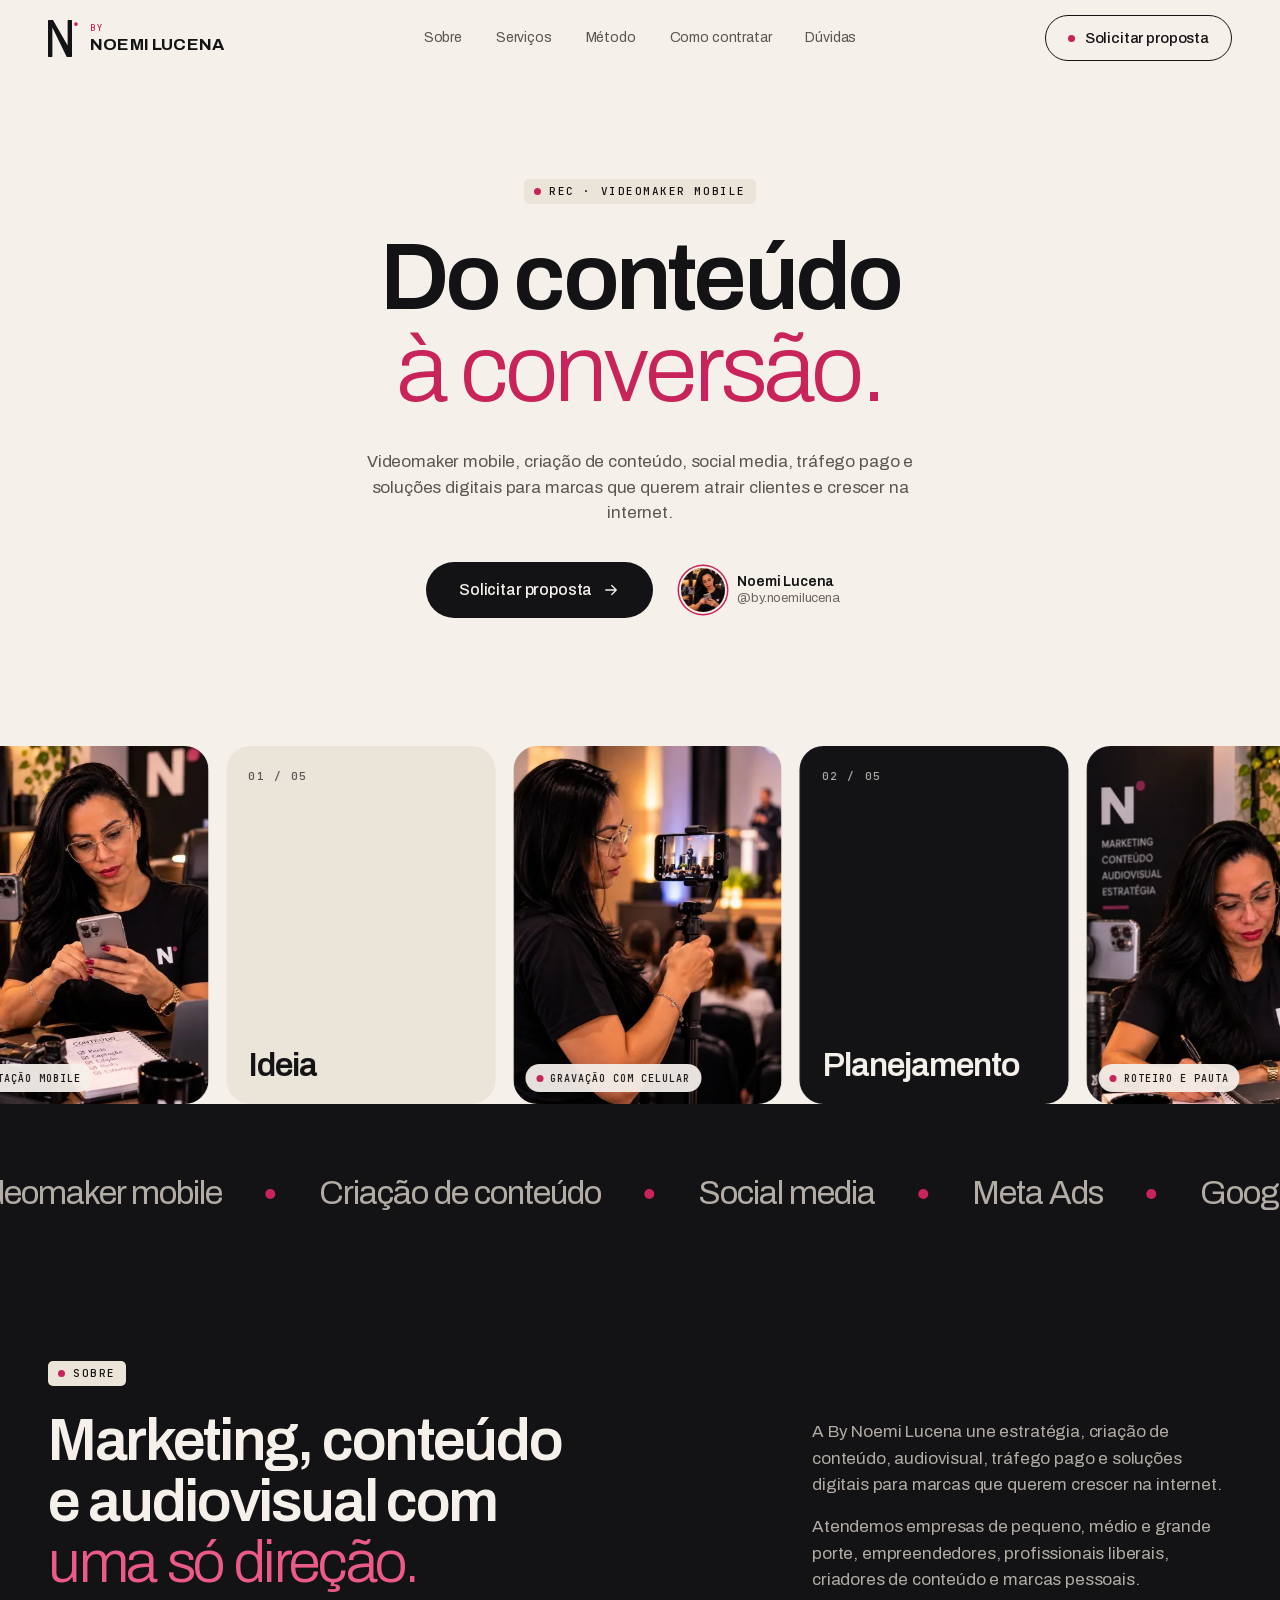
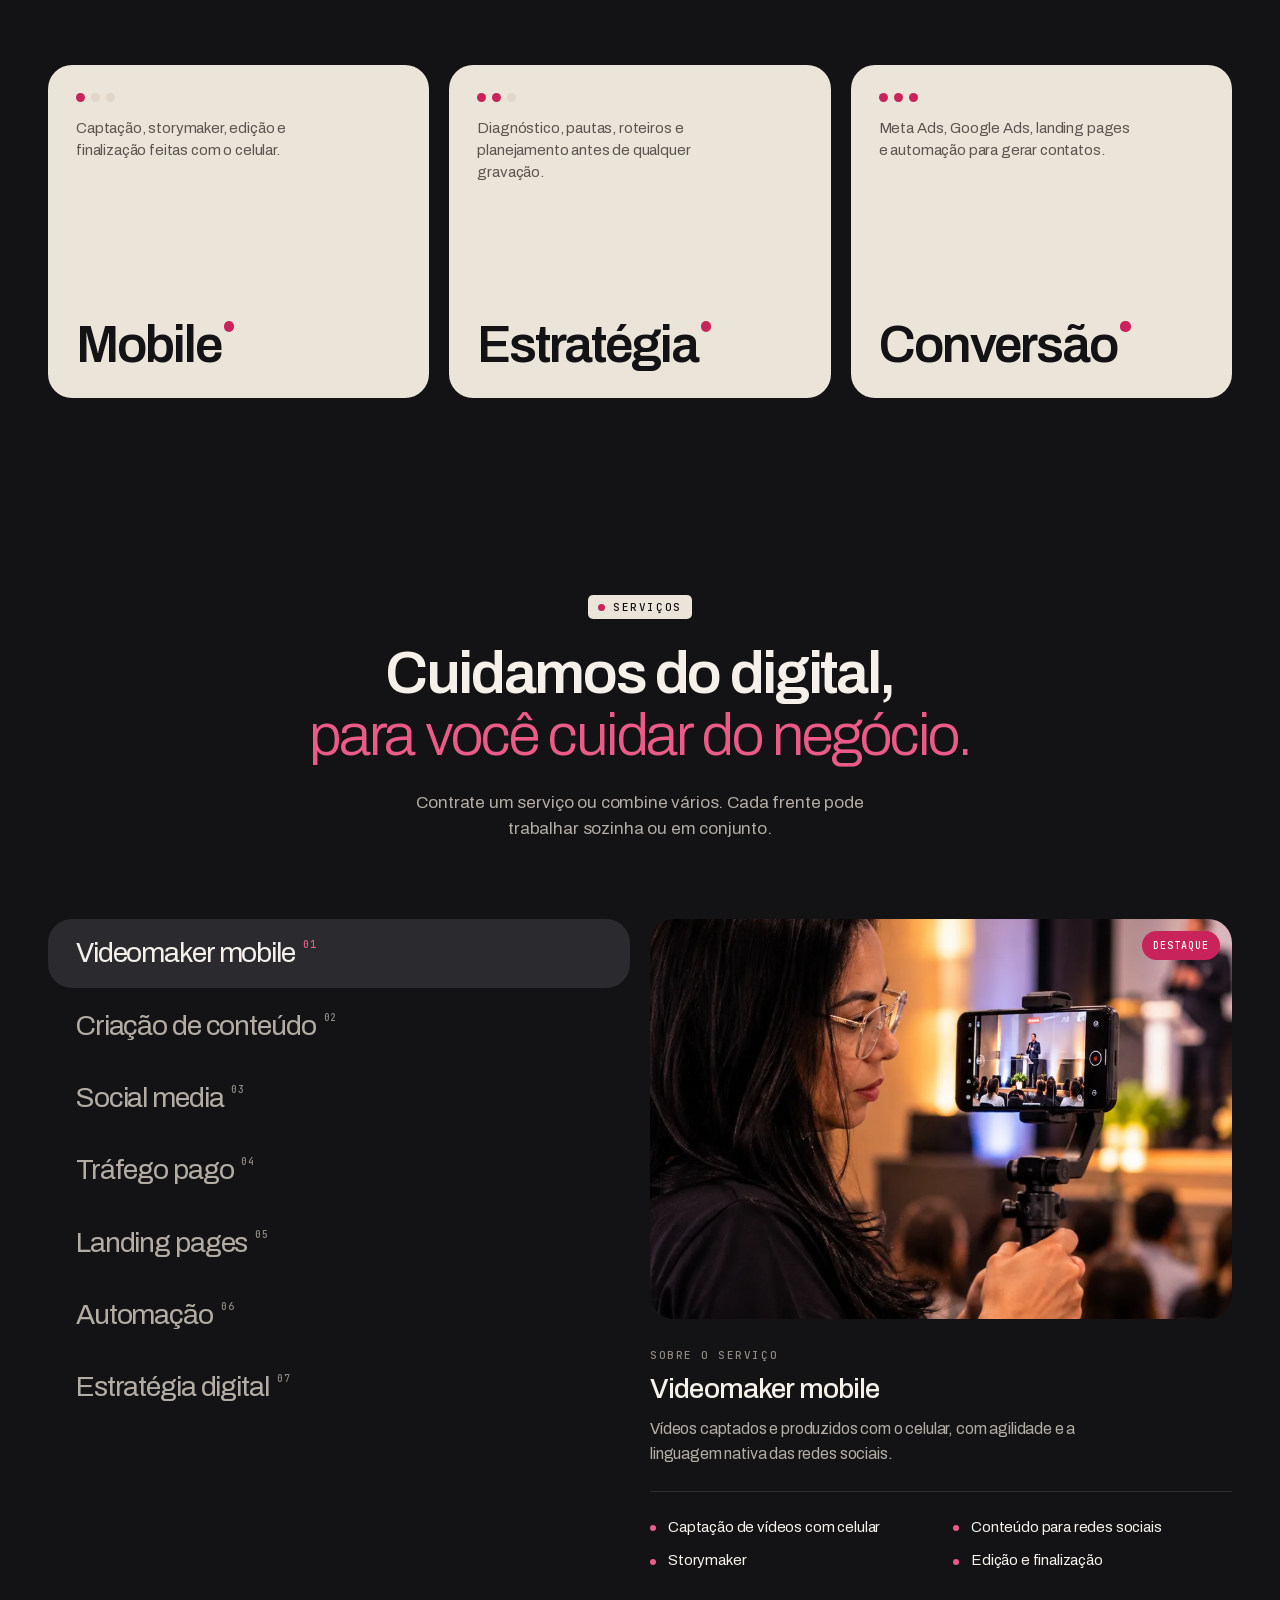
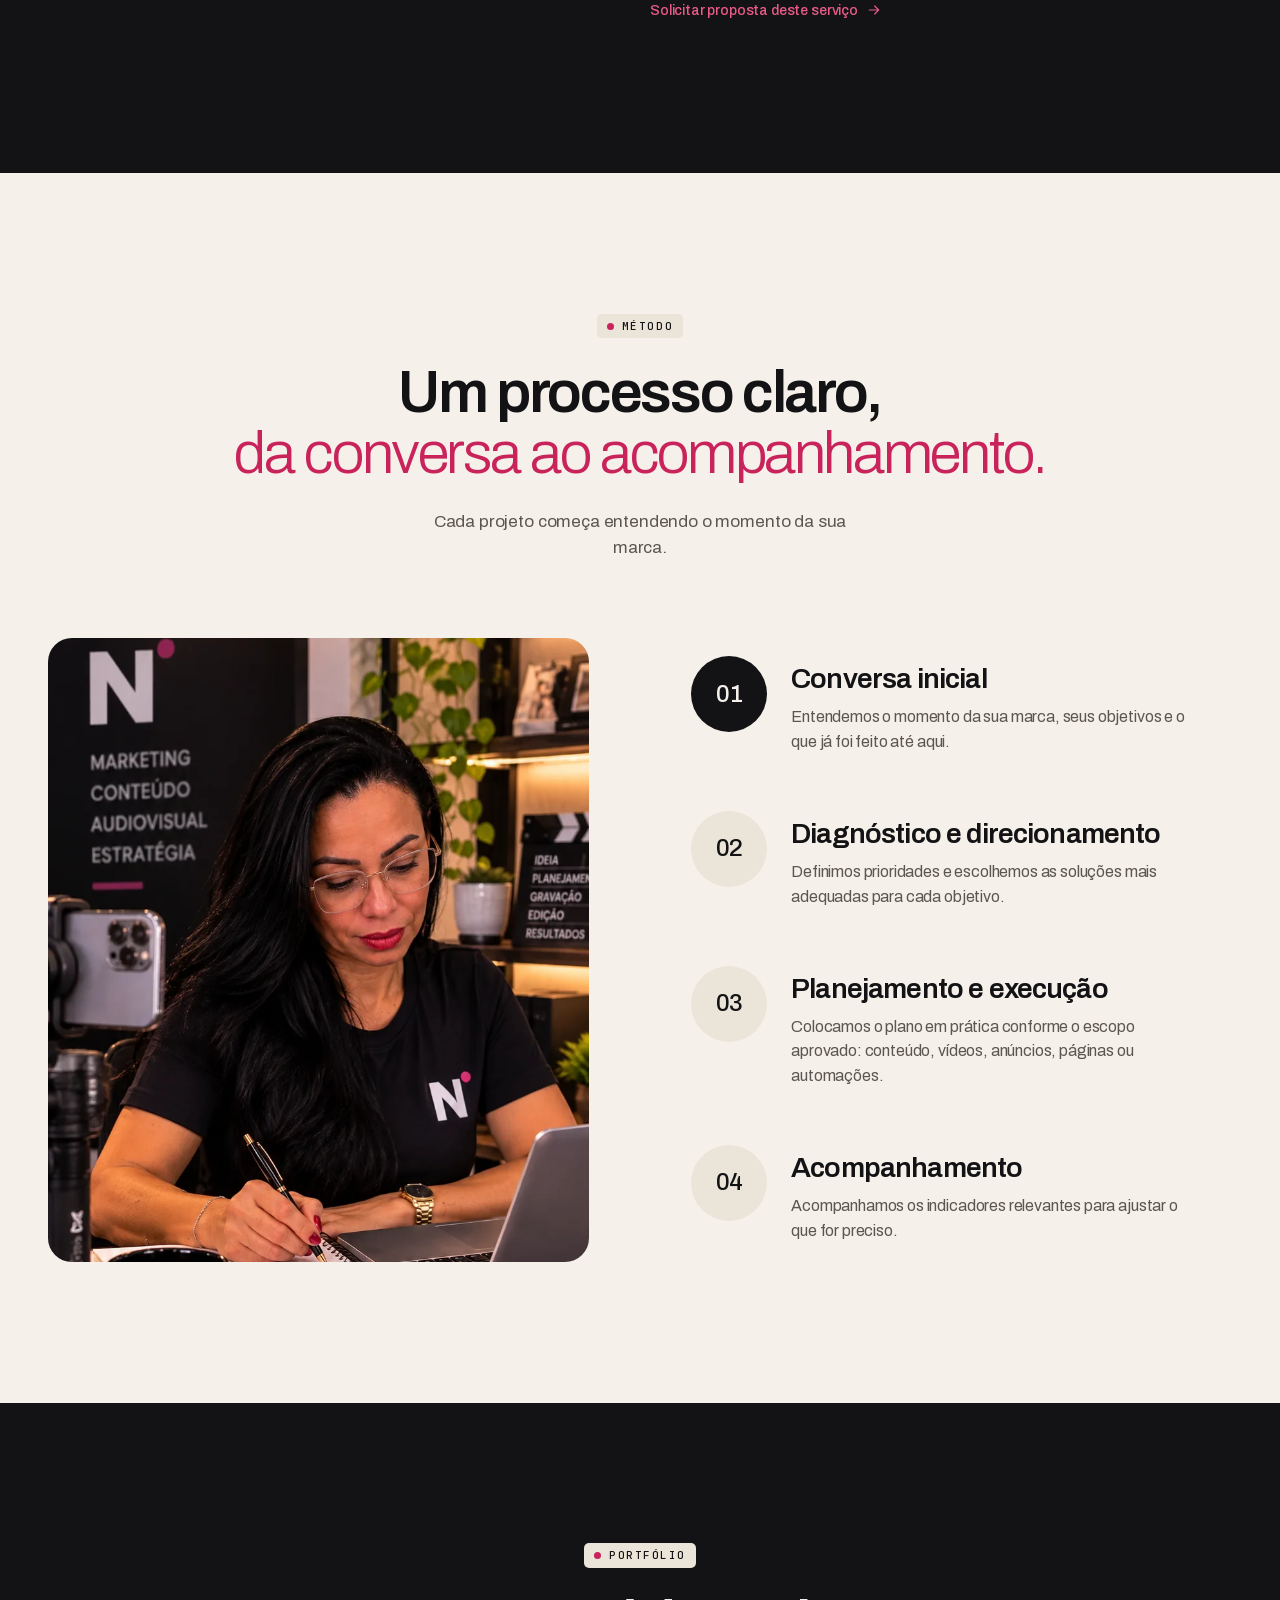
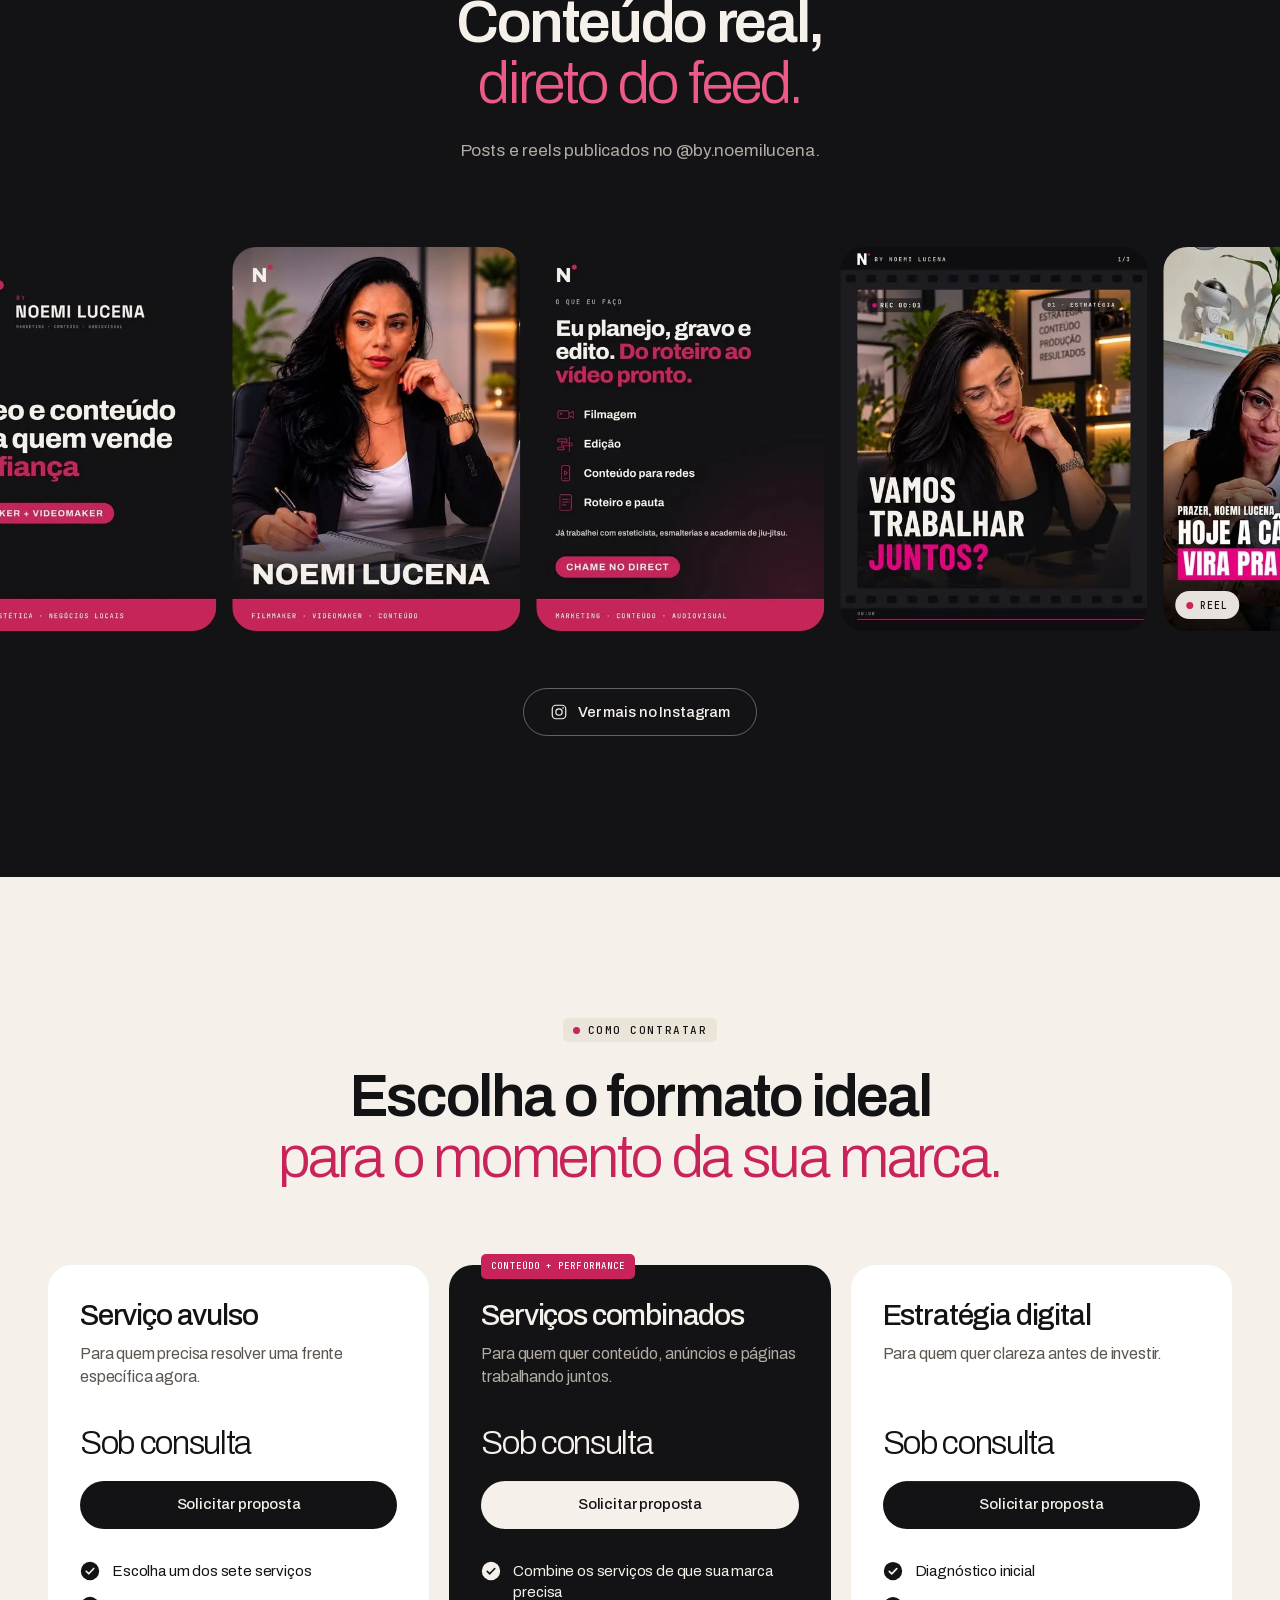
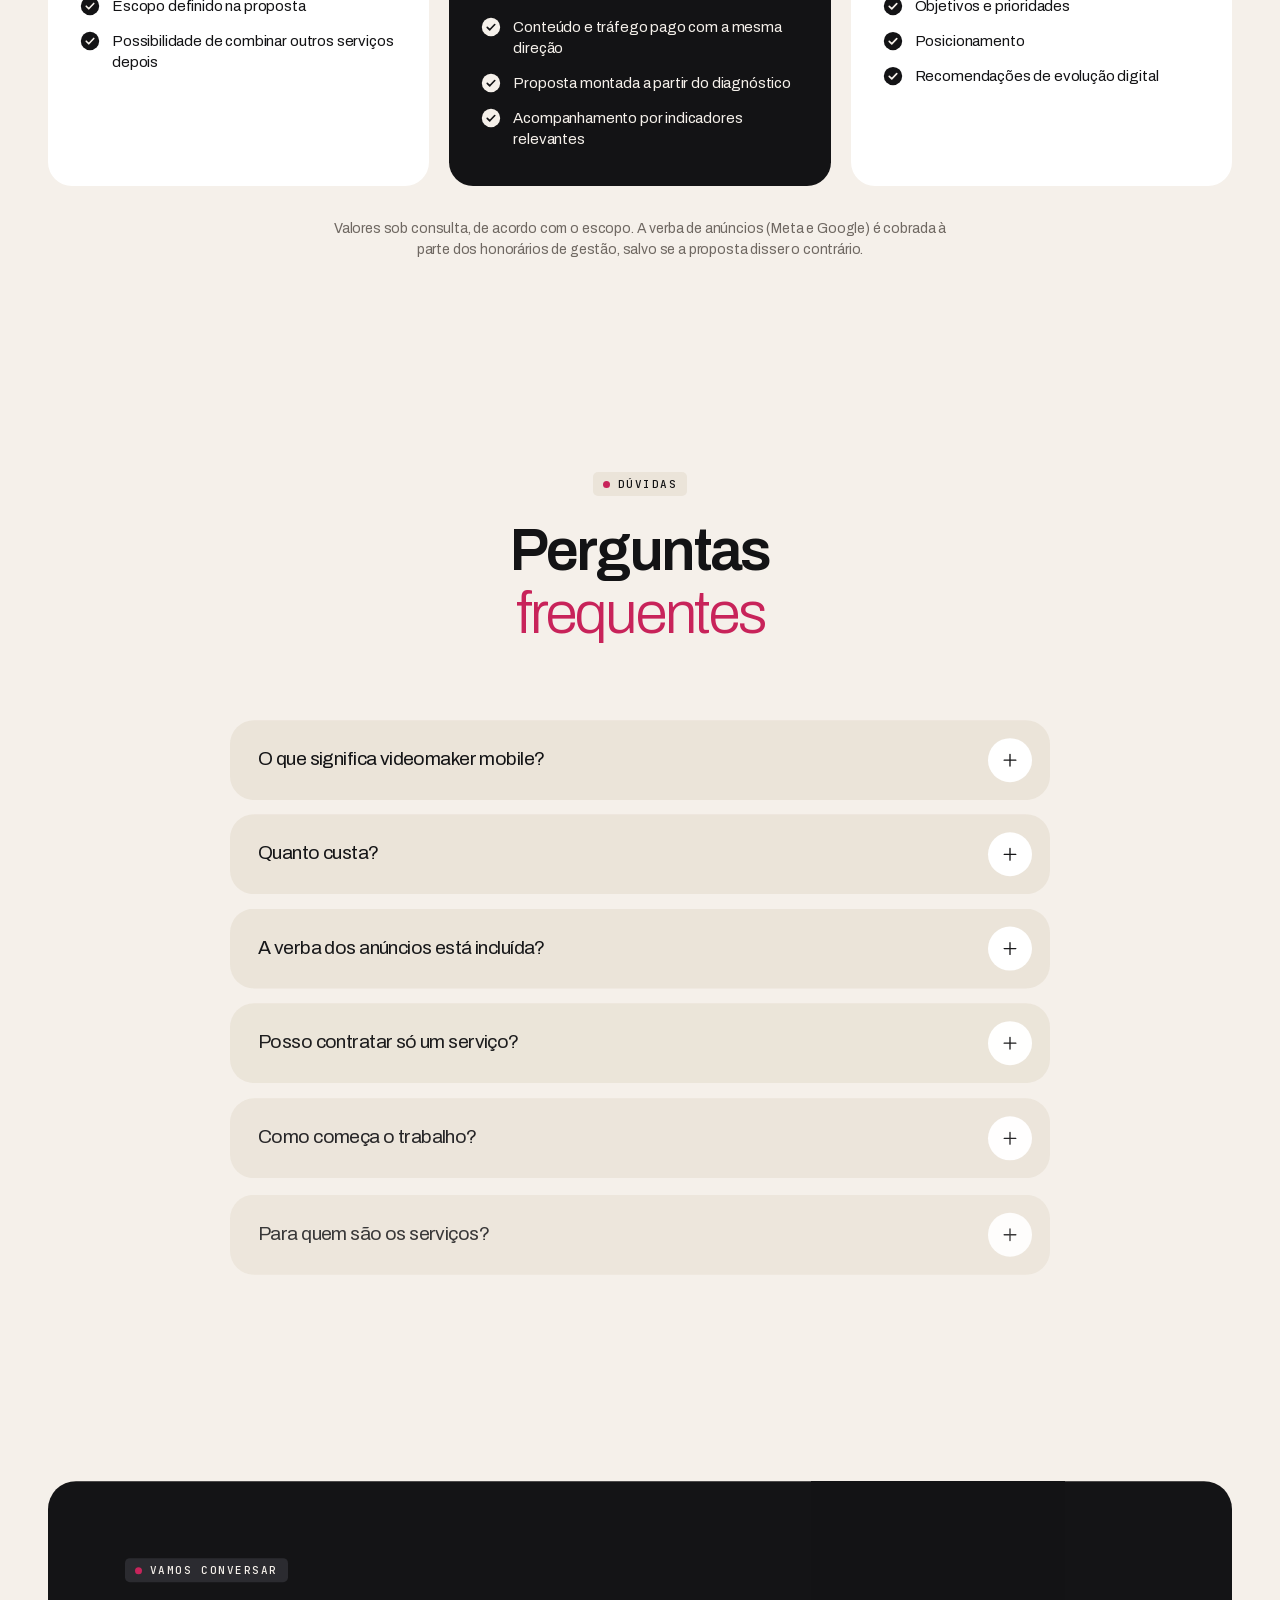
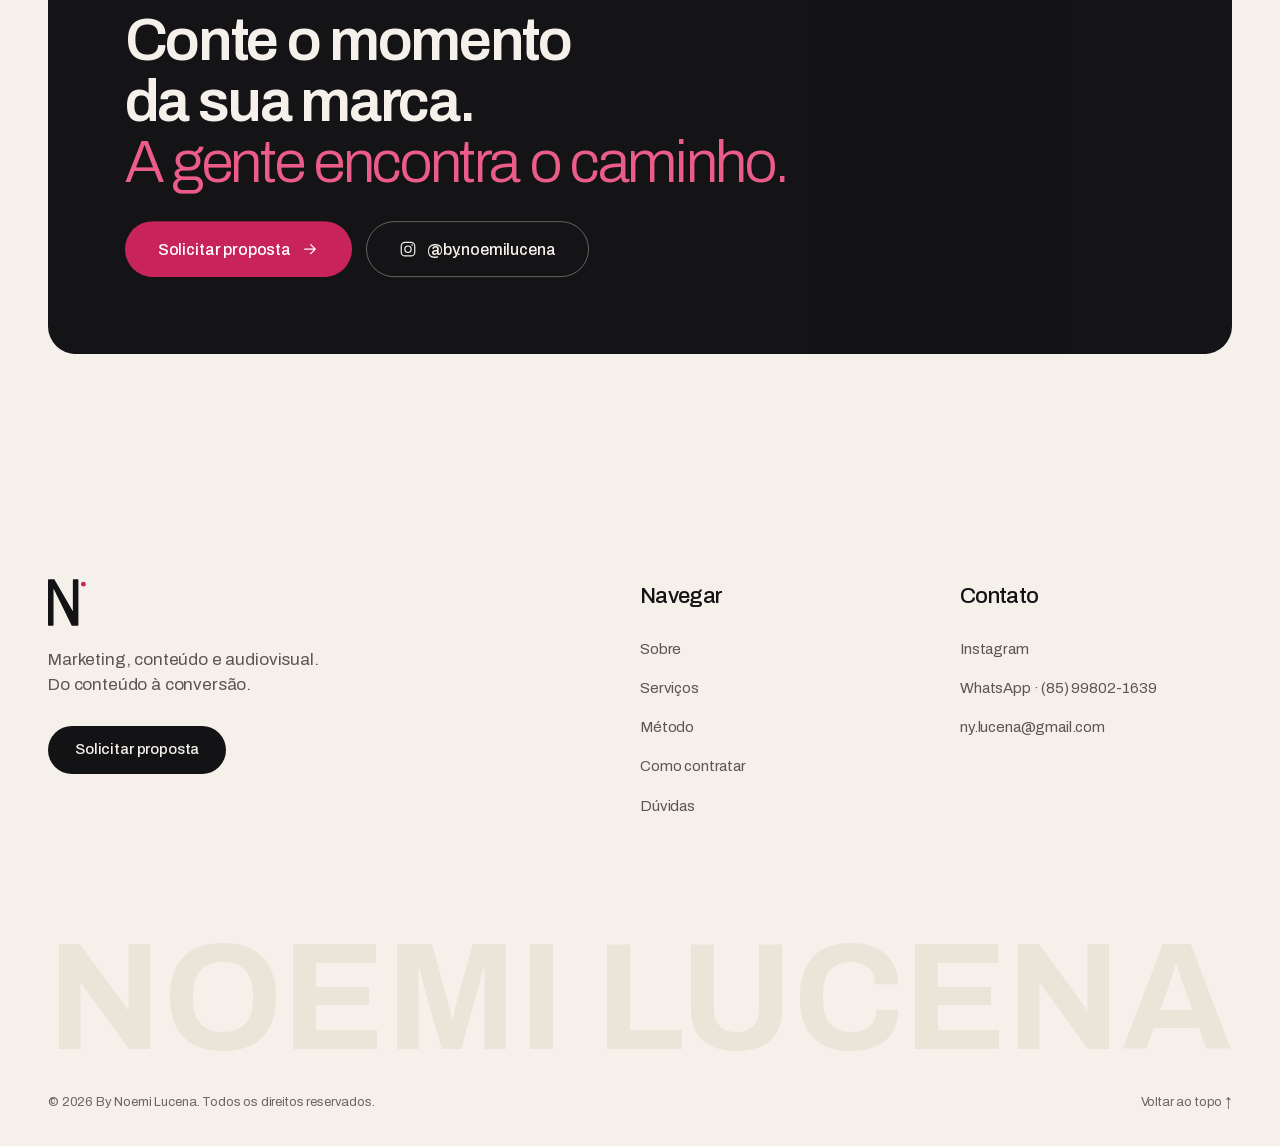
<file: site/index.html>
<!doctype html>
<html lang="pt-BR">
<head>
  <meta charset="utf-8">
  <meta name="viewport" content="width=device-width, initial-scale=1">
  <title>By Noemi Lucena — Videomaker mobile, conteúdo e marketing digital</title>
  <meta name="description" content="Videomaker mobile, criação de conteúdo, social media, Meta Ads, Google Ads, landing pages, automação e estratégia digital para marcas que querem crescer na internet. Do conteúdo à conversão.">
  <meta name="theme-color" content="#131315">
  <meta name="color-scheme" content="light">

  <meta property="og:type" content="website">
  <meta property="og:locale" content="pt_BR">
  <meta property="og:site_name" content="By Noemi Lucena">
  <meta property="og:title" content="By Noemi Lucena — Do conteúdo à conversão">
  <meta property="og:description" content="Videomaker mobile, conteúdo, social media, tráfego pago e soluções digitais para marcas que querem crescer na internet.">
  <meta property="og:image" content="assets/images/og-image.jpg">
  <meta property="og:image:width" content="1280">
  <meta property="og:image:height" content="854">
  <meta property="og:image:alt" content="Noemi Lucena em seu escritório">
  <meta name="twitter:card" content="summary_large_image">

  <link rel="icon" href="assets/icons/favicon.svg" type="image/svg+xml">
  <link rel="apple-touch-icon" href="assets/icons/apple-touch-icon.png">

  <link rel="preload" href="assets/fonts/archivo-latin.woff2" as="font" type="font/woff2" crossorigin>
  <link rel="preload" href="assets/fonts/jetbrains-mono-latin.woff2" as="font" type="font/woff2" crossorigin>

  <link rel="stylesheet" href="css/variables.css">
  <link rel="stylesheet" href="css/styles.css">
  <link rel="stylesheet" href="css/responsive.css">

  <script>
    /* Estado inicial das animações. Se GSAP não carregar, o conteúdo volta a ficar visível. */
    (function () {
      var root = document.documentElement;
      root.classList.add("js");
      if (!window.matchMedia("(prefers-reduced-motion: reduce)").matches) {
        root.classList.add("has-anim");
        setTimeout(function () { if (!window.gsap) root.classList.remove("has-anim"); }, 2500);
      }
    })();
  </script>

  <script type="application/ld+json">
  {
    "@context": "https://schema.org",
    "@type": "ProfessionalService",
    "name": "By Noemi Lucena",
    "slogan": "Do conteúdo à conversão.",
    "description": "Marketing estratégico, criação de conteúdo, videomaker mobile, tráfego pago e soluções digitais.",
    "founder": { "@type": "Person", "name": "Noemi Lucena" },
    "email": "mailto:ny.lucena@gmail.com",
    "sameAs": ["https://www.instagram.com/by.noemilucena/"],
    "priceRange": "Sob consulta",
    "knowsAbout": ["Videomaker mobile", "Criação de conteúdo", "Social media", "Meta Ads", "Google Ads", "Landing pages", "Automação", "Estratégia digital"]
  }
  </script>

  <script src="js/vendor/gsap.min.js" defer></script>
  <script src="js/vendor/ScrollTrigger.min.js" defer></script>
  <script src="js/vendor/lenis.min.js" defer></script>
  <script src="js/main.js" defer></script>
  <script src="js/scroll.js" defer></script>
  <script src="js/animations.js" defer></script>
</head>
<body>
  <!-- Sprite: monograma oficial "N" com ponto (Opção A) e linha de performance (Opção C) -->
  <svg class="sprite" width="0" height="0" aria-hidden="true" focusable="false">
    <symbol id="nl-mono" viewBox="0 0 350 430">
      <path fill="currentColor" d="M7 0H58L229 296V7a7 7 0 0 1 7-7H273a7 7 0 0 1 7 7V423a7 7 0 0 1-7 7H219L51 86V423a7 7 0 0 1-7 7H7a7 7 0 0 1-7-7V7A7 7 0 0 1 7 0Z"/>
      <circle cx="326" cy="46" r="22" style="fill: var(--dot, #c8235a)"/>
    </symbol>
    <symbol id="nl-growth" viewBox="0 0 340 190">
      <polyline points="8,182 84,137 146,156 230,72 316,14" fill="none" stroke="currentColor" stroke-width="9" stroke-linecap="round" stroke-linejoin="round"/>
      <circle cx="318" cy="16" r="16" fill="currentColor"/>
    </symbol>
    <symbol id="i-arrow" viewBox="0 0 24 24">
      <path d="M5 12h14M13 6l6 6-6 6" fill="none" stroke="currentColor" stroke-width="1.75" stroke-linecap="round" stroke-linejoin="round"/>
    </symbol>
    <symbol id="i-check" viewBox="0 0 24 24">
      <circle cx="12" cy="12" r="11" fill="currentColor"/>
      <path d="M7.5 12.3l3 3 6-6.3" fill="none" style="stroke: var(--check-tick, #f5f0ea)" stroke-width="2" stroke-linecap="round" stroke-linejoin="round"/>
    </symbol>
    <symbol id="i-plus" viewBox="0 0 24 24">
      <path d="M12 5v14M5 12h14" fill="none" stroke="currentColor" stroke-width="1.6" stroke-linecap="round"/>
    </symbol>
    <symbol id="i-instagram" viewBox="0 0 24 24">
      <rect x="3" y="3" width="18" height="18" rx="5" fill="none" stroke="currentColor" stroke-width="1.6"/>
      <circle cx="12" cy="12" r="4.2" fill="none" stroke="currentColor" stroke-width="1.6"/>
      <circle cx="17.4" cy="6.6" r="1.1" fill="currentColor"/>
    </symbol>
  </svg>

  <a class="skip-link" href="#conteudo">Pular para o conteúdo</a>

  <!-- ============================== HEADER ============================== -->
  <header class="site-header" data-header>
    <div class="container site-header__inner">
      <a class="brand" href="#topo" aria-label="By Noemi Lucena — voltar ao início">
        <svg class="brand__mono" aria-hidden="true"><use href="#nl-mono"/></svg>
        <span class="brand__text" aria-hidden="true">
          <span class="brand__by">BY</span>
          <span class="brand__name">NOEMI LUCENA</span>
        </span>
      </a>

      <nav class="site-nav" aria-label="Principal">
        <ul class="site-nav__list">
          <li><a href="#sobre">Sobre</a></li>
          <li><a href="#servicos">Serviços</a></li>
          <li><a href="#metodo">Método</a></li>
          <li><a href="#contratar">Como contratar</a></li>
          <li><a href="#faq">Dúvidas</a></li>
        </ul>
      </nav>

      <a class="btn btn--outline site-header__cta" href="#contratar">
        <span class="rec-dot" aria-hidden="true"></span>
        Solicitar proposta
      </a>

      <button class="menu-toggle" type="button" aria-expanded="false" aria-controls="mobile-menu" data-menu-toggle>
        <span class="menu-toggle__label">Menu</span>
        <span class="menu-toggle__icon" aria-hidden="true"><span></span><span></span></span>
      </button>
    </div>
  </header>

  <!-- Menu mobile -->
  <div class="mobile-menu" id="mobile-menu" data-mobile-menu hidden>
    <div class="mobile-menu__inner container">
      <nav aria-label="Menu mobile">
        <ul class="mobile-menu__list">
          <li><a href="#sobre" data-menu-link><span>01</span>Sobre</a></li>
          <li><a href="#servicos" data-menu-link><span>02</span>Serviços</a></li>
          <li><a href="#metodo" data-menu-link><span>03</span>Método</a></li>
          <li><a href="#contratar" data-menu-link><span>04</span>Como contratar</a></li>
          <li><a href="#faq" data-menu-link><span>05</span>Dúvidas</a></li>
        </ul>
      </nav>
      <div class="mobile-menu__footer">
        <a class="btn btn--magenta btn--block" href="#contratar">
          Solicitar proposta
          <svg class="btn__icon" aria-hidden="true"><use href="#i-arrow"/></svg>
        </a>
        <p class="mobile-menu__tag">Do conteúdo à conversão.</p>
      </div>
    </div>
  </div>

  <main id="conteudo">
    <!-- ============================== HERO ============================== -->
    <section class="hero" id="topo" aria-labelledby="hero-title">
      <div class="container hero__inner">
        <p class="eyebrow" data-reveal>
          <span class="rec-dot" aria-hidden="true"></span>
          REC · Videomaker mobile
        </p>

        <h1 class="hero__title" id="hero-title" data-lines>
          <span class="line"><span class="line__inner">Do conteúdo</span></span>
          <span class="line"><span class="line__inner accent">à conversão.</span></span>
        </h1>

        <p class="hero__lead" data-reveal>
          Videomaker mobile, criação de conteúdo, social media, tráfego pago e soluções digitais
          para marcas que querem atrair clientes e crescer na internet.
        </p>

        <div class="hero__actions" data-reveal>
          <a class="btn btn--primary btn--lg" href="#contratar">
            Solicitar proposta
            <svg class="btn__icon" aria-hidden="true"><use href="#i-arrow"/></svg>
          </a>

          <a class="hero__profile" href="https://www.instagram.com/by.noemilucena/" target="_blank" rel="noopener">
            <img class="hero__avatar" src="assets/images/by-noemi-lucena-avatar.webp" width="120" height="213" alt="" decoding="async">
            <span class="hero__profile-text">
              <strong>Noemi Lucena</strong>
              <span>@by.noemilucena</span>
            </span>
          </a>
        </div>
      </div>

      <!-- Faixa de mídia full-bleed (adaptação da galeria Nevra) -->
      <div class="reel" data-marquee="reel">
        <ul class="reel__track" data-marquee-track>
          <li class="reel__card reel__card--photo">
            <img src="assets/images/by-noemi-lucena-hero-480.webp" srcset="assets/images/by-noemi-lucena-hero-480.webp 480w, assets/images/by-noemi-lucena-hero.webp 720w" sizes="(max-width: 767px) 62vw, 300px" width="720" height="1280" alt="Noemi Lucena produzindo conteúdo com o celular, ao lado de um estabilizador" decoding="async" fetchpriority="high" class="pos-55-30">
            <span class="chip"><span class="rec-dot" aria-hidden="true"></span>Captação mobile</span>
          </li>
          <li class="reel__card reel__card--word">
            <span class="reel__index">01 / 05</span>
            <span class="reel__word">Ideia</span>
          </li>
          <li class="reel__card reel__card--photo">
            <img src="assets/images/by-noemi-lucena-audiovisual-480.webp" srcset="assets/images/by-noemi-lucena-audiovisual-480.webp 480w, assets/images/by-noemi-lucena-audiovisual.webp 941w" sizes="(max-width: 767px) 62vw, 300px" width="941" height="1672" alt="Noemi Lucena gravando um evento com o celular em um tripé" decoding="async" class="pos-50-35">
            <span class="chip"><span class="rec-dot" aria-hidden="true"></span>Gravação com celular</span>
          </li>
          <li class="reel__card reel__card--word reel__card--dark">
            <span class="reel__index">02 / 05</span>
            <span class="reel__word">Planejamento</span>
          </li>
          <li class="reel__card reel__card--photo">
            <img src="assets/images/by-noemi-lucena-processo-480.webp" srcset="assets/images/by-noemi-lucena-processo-480.webp 480w, assets/images/by-noemi-lucena-processo.webp 941w" sizes="(max-width: 767px) 62vw, 300px" width="941" height="1085" alt="Noemi Lucena planejando conteúdo em seu escritório" loading="lazy" decoding="async" class="pos-60-50">
            <span class="chip"><span class="rec-dot" aria-hidden="true"></span>Roteiro e pauta</span>
          </li>
          <li class="reel__card reel__card--word">
            <span class="reel__index">03 / 05</span>
            <span class="reel__word">Gravação</span>
          </li>
          <li class="reel__card reel__card--photo">
            <img src="assets/images/by-noemi-lucena-sobre-640.webp" srcset="assets/images/by-noemi-lucena-sobre-640.webp 640w, assets/images/by-noemi-lucena-sobre.webp 1280w" sizes="(max-width: 767px) 62vw, 300px" width="1280" height="854" alt="Noemi Lucena em reunião no escritório" loading="lazy" decoding="async" class="pos-45-40">
            <span class="chip"><span class="rec-dot" aria-hidden="true"></span>Estratégia digital</span>
          </li>
          <li class="reel__card reel__card--word reel__card--dark">
            <span class="reel__index">04 / 05</span>
            <span class="reel__word">Edição</span>
          </li>
          <li class="reel__card reel__card--word reel__card--magenta">
            <span class="reel__index">05 / 05</span>
            <span class="reel__word">Resultados</span>
          </li>
        </ul>
      </div>
    </section>

    <!-- ============================== FAIXA DE SERVIÇOS ============================== -->
    <div class="ticker" data-marquee="ticker" aria-hidden="true">
      <div class="ticker__track" data-marquee-track>
        <span>Videomaker mobile</span><i></i>
        <span>Criação de conteúdo</span><i></i>
        <span>Social media</span><i></i>
        <span>Meta Ads</span><i></i>
        <span>Google Ads</span><i></i>
        <span>Landing pages</span><i></i>
        <span>Automação</span><i></i>
        <span>Estratégia digital</span><i></i>
      </div>
    </div>

    <!-- ============================== SOBRE ============================== -->
    <section class="section section--dark about" id="sobre" aria-labelledby="sobre-title">
      <div class="container">
        <div class="about__intro">
          <div>
            <p class="eyebrow" data-reveal><span class="rec-dot" aria-hidden="true"></span>Sobre</p>
            <h2 class="h2" id="sobre-title" data-lines>
              <span class="line"><span class="line__inner">Marketing, conteúdo</span></span>
              <span class="line"><span class="line__inner">e audiovisual com</span></span>
              <span class="line"><span class="line__inner accent">uma só direção.</span></span>
            </h2>
          </div>
          <div class="about__copy" data-reveal>
            <p>
              A By Noemi Lucena une estratégia, criação de conteúdo, audiovisual, tráfego pago e
              soluções digitais para marcas que querem crescer na internet.
            </p>
            <p>
              Atendemos empresas de pequeno, médio e grande porte, empreendedores, profissionais
              liberais, criadores de conteúdo e marcas pessoais.
            </p>
          </div>
        </div>

        <ul class="pillars" data-stagger>
          <li class="pillar">
            <span class="pillar__dots" aria-hidden="true"><i class="on"></i><i></i><i></i></span>
            <p class="pillar__desc">Captação, storymaker, edição e finalização feitas com o celular.</p>
            <p class="pillar__word">Mobile<span class="pillar__dot" aria-hidden="true"></span></p>
          </li>
          <li class="pillar">
            <span class="pillar__dots" aria-hidden="true"><i class="on"></i><i class="on"></i><i></i></span>
            <p class="pillar__desc">Diagnóstico, pautas, roteiros e planejamento antes de qualquer gravação.</p>
            <p class="pillar__word">Estratégia<span class="pillar__dot" aria-hidden="true"></span></p>
          </li>
          <li class="pillar">
            <span class="pillar__dots" aria-hidden="true"><i class="on"></i><i class="on"></i><i class="on"></i></span>
            <p class="pillar__desc">Meta Ads, Google Ads, landing pages e automação para gerar contatos.</p>
            <p class="pillar__word">Conversão<span class="pillar__dot" aria-hidden="true"></span></p>
          </li>
        </ul>
      </div>
    </section>

    <!-- ============================== SERVIÇOS ============================== -->
    <section class="section section--dark services" id="servicos" aria-labelledby="servicos-title">
      <div class="container">
        <header class="section-head">
          <p class="eyebrow" data-reveal><span class="rec-dot" aria-hidden="true"></span>Serviços</p>
          <h2 class="h2" id="servicos-title" data-lines>
            <span class="line"><span class="line__inner">Cuidamos do digital,</span></span>
            <span class="line"><span class="line__inner accent">para você cuidar do negócio.</span></span>
          </h2>
          <p class="section-head__lead" data-reveal>
            Contrate um serviço ou combine vários. Cada frente pode trabalhar sozinha ou em conjunto.
          </p>
        </header>

        <div class="svc" data-tabs>
          <div class="svc__list" role="tablist" aria-label="Serviços" aria-orientation="vertical" data-reveal>
            <button class="svc__tab is-active" role="tab" id="tab-1" aria-controls="panel-1" aria-selected="true" type="button">
              <span class="svc__tab-name">Videomaker mobile</span><span class="svc__tab-num">01</span>
            </button>
            <button class="svc__tab" role="tab" id="tab-2" aria-controls="panel-2" aria-selected="false" tabindex="-1" type="button">
              <span class="svc__tab-name">Criação de conteúdo</span><span class="svc__tab-num">02</span>
            </button>
            <button class="svc__tab" role="tab" id="tab-3" aria-controls="panel-3" aria-selected="false" tabindex="-1" type="button">
              <span class="svc__tab-name">Social media</span><span class="svc__tab-num">03</span>
            </button>
            <button class="svc__tab" role="tab" id="tab-4" aria-controls="panel-4" aria-selected="false" tabindex="-1" type="button">
              <span class="svc__tab-name">Tráfego pago</span><span class="svc__tab-num">04</span>
            </button>
            <button class="svc__tab" role="tab" id="tab-5" aria-controls="panel-5" aria-selected="false" tabindex="-1" type="button">
              <span class="svc__tab-name">Landing pages</span><span class="svc__tab-num">05</span>
            </button>
            <button class="svc__tab" role="tab" id="tab-6" aria-controls="panel-6" aria-selected="false" tabindex="-1" type="button">
              <span class="svc__tab-name">Automação</span><span class="svc__tab-num">06</span>
            </button>
            <button class="svc__tab" role="tab" id="tab-7" aria-controls="panel-7" aria-selected="false" tabindex="-1" type="button">
              <span class="svc__tab-name">Estratégia digital</span><span class="svc__tab-num">07</span>
            </button>
          </div>

          <div class="svc__panels" data-reveal>
            <div class="svc__panel is-active" role="tabpanel" id="panel-1" aria-labelledby="tab-1" tabindex="0">
              <div class="svc__media">
                <img src="assets/images/by-noemi-lucena-audiovisual-480.webp" srcset="assets/images/by-noemi-lucena-audiovisual-480.webp 480w, assets/images/by-noemi-lucena-audiovisual.webp 941w" sizes="(max-width: 1023px) 92vw, 600px" width="941" height="1672" alt="Noemi Lucena gravando com o celular preso a um tripé" loading="lazy" decoding="async" class="pos-50-30">
                <span class="chip chip--magenta">Destaque</span>
              </div>
              <p class="label">Sobre o serviço</p>
              <h3 class="svc__title">Videomaker mobile</h3>
              <p class="svc__desc">Vídeos captados e produzidos com o celular, com agilidade e a linguagem nativa das redes sociais.</p>
              <ul class="svc__items">
                <li>Captação de vídeos com celular</li>
                <li>Conteúdo para redes sociais</li>
                <li>Storymaker</li>
                <li>Edição e finalização</li>
              </ul>
              <a class="link-arrow" href="https://wa.me/5585998021639" data-cta="Olá, Noemi! Tenho interesse no serviço de Videomaker mobile." target="_blank" rel="noopener">Solicitar proposta deste serviço<svg aria-hidden="true"><use href="#i-arrow"/></svg></a>
            </div>

            <div class="svc__panel" role="tabpanel" id="panel-2" aria-labelledby="tab-2" tabindex="0">
              <div class="svc__media">
                <img src="assets/images/by-noemi-lucena-processo-480.webp" srcset="assets/images/by-noemi-lucena-processo-480.webp 480w, assets/images/by-noemi-lucena-processo.webp 941w" sizes="(max-width: 1023px) 92vw, 600px" width="941" height="1085" alt="Noemi Lucena escrevendo um roteiro em seu escritório" loading="lazy" decoding="async" class="pos-55-45">
              </div>
              <p class="label">Sobre o serviço</p>
              <h3 class="svc__title">Criação de conteúdo</h3>
              <p class="svc__desc">Ideias e textos pensados para comunicar com clareza e levar o público à ação.</p>
              <ul class="svc__items">
                <li>Pautas</li>
                <li>Roteiros para vídeo</li>
                <li>Copywriting</li>
                <li>Legendas</li>
              </ul>
              <a class="link-arrow" href="https://wa.me/5585998021639" data-cta="Olá, Noemi! Tenho interesse no serviço de Criação de conteúdo." target="_blank" rel="noopener">Solicitar proposta deste serviço<svg aria-hidden="true"><use href="#i-arrow"/></svg></a>
            </div>

            <div class="svc__panel" role="tabpanel" id="panel-3" aria-labelledby="tab-3" tabindex="0">
              <div class="svc__media">
                <img src="assets/images/by-noemi-lucena-hero-480.webp" srcset="assets/images/by-noemi-lucena-hero-480.webp 480w, assets/images/by-noemi-lucena-hero.webp 720w" sizes="(max-width: 1023px) 92vw, 600px" width="720" height="1280" alt="Noemi Lucena revisando conteúdo no celular" loading="lazy" decoding="async" class="pos-55-38">
              </div>
              <p class="label">Sobre o serviço</p>
              <h3 class="svc__title">Social media</h3>
              <p class="svc__desc">Presença digital organizada, com planejamento e direção de comunicação.</p>
              <ul class="svc__items">
                <li>Planejamento editorial</li>
                <li>Calendário de conteúdo</li>
                <li>Direcionamento da comunicação</li>
                <li>Acompanhamento da presença digital</li>
              </ul>
              <a class="link-arrow" href="https://wa.me/5585998021639" data-cta="Olá, Noemi! Tenho interesse no serviço de Social media." target="_blank" rel="noopener">Solicitar proposta deste serviço<svg aria-hidden="true"><use href="#i-arrow"/></svg></a>
            </div>

            <div class="svc__panel" role="tabpanel" id="panel-4" aria-labelledby="tab-4" tabindex="0">
              <div class="svc__media">
                <img src="assets/images/trafego-pago-dashboard-640.webp" srcset="assets/images/trafego-pago-dashboard-640.webp 640w, assets/images/trafego-pago-dashboard.webp 1200w" sizes="(max-width: 1023px) 92vw, 600px" width="1200" height="800" alt="Notebook exibindo um painel de métricas com gráficos de desempenho" loading="lazy" decoding="async">
              </div>
              <p class="label">Sobre o serviço</p>
              <h3 class="svc__title">Tráfego pago</h3>
              <p class="svc__desc">Campanhas no Meta Ads (Instagram, Facebook e demais posicionamentos) e no Google Ads, para a sua marca aparecer para quem procura o que você oferece.</p>
              <ul class="svc__items">
                <li>Planejamento de campanhas</li>
                <li>Pesquisa de palavras-chave</li>
                <li>Configuração e gestão</li>
                <li>Otimização</li>
              </ul>
              <p class="svc__note">A verba de anúncios é cobrada à parte dos honorários de gestão.</p>
              <a class="link-arrow" href="https://wa.me/5585998021639" data-cta="Olá, Noemi! Tenho interesse no serviço de Tráfego pago (Meta Ads e Google Ads)." target="_blank" rel="noopener">Solicitar proposta deste serviço<svg aria-hidden="true"><use href="#i-arrow"/></svg></a>
            </div>

            <div class="svc__panel" role="tabpanel" id="panel-5" aria-labelledby="tab-5" tabindex="0">
              <div class="svc__media">
                <img src="assets/images/by-noemi-lucena-landing-page-mockup-640.webp" srcset="assets/images/by-noemi-lucena-landing-page-mockup-640.webp 640w, assets/images/by-noemi-lucena-landing-page-mockup.webp 1200w" sizes="(max-width: 1023px) 92vw, 600px" width="1200" height="825" alt="Landing page da By Noemi Lucena exibida na tela de um computador" loading="lazy" decoding="async">
              </div>
              <p class="label">Sobre o serviço</p>
              <h3 class="svc__title">Landing pages</h3>
              <p class="svc__desc">Páginas pensadas para transformar visitas em contatos.</p>
              <ul class="svc__items">
                <li>Estrutura da página</li>
                <li>Copy orientada à conversão</li>
                <li>Design responsivo</li>
                <li>Chamadas para ação</li>
              </ul>
              <a class="link-arrow" href="https://wa.me/5585998021639" data-cta="Olá, Noemi! Tenho interesse no serviço de Landing pages." target="_blank" rel="noopener">Solicitar proposta deste serviço<svg aria-hidden="true"><use href="#i-arrow"/></svg></a>
            </div>

            <div class="svc__panel" role="tabpanel" id="panel-6" aria-labelledby="tab-6" tabindex="0">
              <div class="svc__media">
                <img src="assets/images/automacao-fluxo-chatbot-640.webp" srcset="assets/images/automacao-fluxo-chatbot-640.webp 640w, assets/images/automacao-fluxo-chatbot.webp 1200w" sizes="(max-width: 1023px) 92vw, 600px" width="1200" height="825" alt="Fluxo de automação de chatbot: um comentário no Instagram dispara uma mensagem automática com opções que levam ao atendimento no WhatsApp" loading="lazy" decoding="async">
              </div>
              <p class="label">Sobre o serviço</p>
              <h3 class="svc__title">Automação</h3>
              <p class="svc__desc">Atendimento mais ágil, com respostas automáticas nos canais de conversa da sua marca.</p>
              <ul class="svc__items">
                <li>Respostas automáticas no Instagram</li>
                <li>Atendimento automático no WhatsApp</li>
              </ul>
              <a class="link-arrow" href="https://wa.me/5585998021639" data-cta="Olá, Noemi! Tenho interesse no serviço de Automação." target="_blank" rel="noopener">Solicitar proposta deste serviço<svg aria-hidden="true"><use href="#i-arrow"/></svg></a>
            </div>

            <div class="svc__panel" role="tabpanel" id="panel-7" aria-labelledby="tab-7" tabindex="0">
              <div class="svc__media">
                <img src="assets/images/by-noemi-lucena-sobre-640.webp" srcset="assets/images/by-noemi-lucena-sobre-640.webp 640w, assets/images/by-noemi-lucena-sobre.webp 1280w" sizes="(max-width: 1023px) 92vw, 600px" width="1280" height="854" alt="Noemi Lucena em reunião de estratégia" loading="lazy" decoding="async" class="pos-45-35">
              </div>
              <p class="label">Sobre o serviço</p>
              <h3 class="svc__title">Estratégia digital</h3>
              <p class="svc__desc">Clareza sobre onde a sua marca está e quais passos priorizar.</p>
              <ul class="svc__items">
                <li>Diagnóstico inicial</li>
                <li>Objetivos e prioridades</li>
                <li>Posicionamento</li>
                <li>Recomendações de evolução digital</li>
              </ul>
              <a class="link-arrow" href="https://wa.me/5585998021639" data-cta="Olá, Noemi! Tenho interesse no serviço de Estratégia digital." target="_blank" rel="noopener">Solicitar proposta deste serviço<svg aria-hidden="true"><use href="#i-arrow"/></svg></a>
            </div>
          </div>
        </div>
      </div>
    </section>

    <!-- ============================== MÉTODO ============================== -->
    <section class="section method" id="metodo" aria-labelledby="metodo-title">
      <div class="container">
        <header class="section-head">
          <p class="eyebrow" data-reveal><span class="rec-dot" aria-hidden="true"></span>Método</p>
          <h2 class="h2" id="metodo-title" data-lines>
            <span class="line"><span class="line__inner">Um processo claro,</span></span>
            <span class="line"><span class="line__inner accent">da conversa ao acompanhamento.</span></span>
          </h2>
          <p class="section-head__lead" data-reveal>Cada projeto começa entendendo o momento da sua marca.</p>
        </header>

        <div class="method__grid">
          <figure class="method__media" data-reveal>
            <img src="assets/images/by-noemi-lucena-processo-480.webp" srcset="assets/images/by-noemi-lucena-processo-480.webp 480w, assets/images/by-noemi-lucena-processo.webp 941w" sizes="(max-width: 1023px) 92vw, 540px" width="941" height="1085" alt="Noemi Lucena planejando um projeto, com o celular no estabilizador à frente" loading="lazy" decoding="async" data-parallax>
          </figure>

          <div class="timeline" data-timeline>
            <svg class="timeline__path" aria-hidden="true" focusable="false"><path d="" data-timeline-path/></svg>
            <ol class="timeline__list">
            <li class="step">
              <span class="step__num">01</span>
              <div class="step__body">
                <h3 class="step__title">Conversa inicial</h3>
                <p class="step__desc">Entendemos o momento da sua marca, seus objetivos e o que já foi feito até aqui.</p>
              </div>
            </li>
            <li class="step">
              <span class="step__num">02</span>
              <div class="step__body">
                <h3 class="step__title">Diagnóstico e direcionamento</h3>
                <p class="step__desc">Definimos prioridades e escolhemos as soluções mais adequadas para cada objetivo.</p>
              </div>
            </li>
            <li class="step">
              <span class="step__num">03</span>
              <div class="step__body">
                <h3 class="step__title">Planejamento e execução</h3>
                <p class="step__desc">Colocamos o plano em prática conforme o escopo aprovado: conteúdo, vídeos, anúncios, páginas ou automações.</p>
              </div>
            </li>
            <li class="step">
              <span class="step__num">04</span>
              <div class="step__body">
                <h3 class="step__title">Acompanhamento</h3>
                <p class="step__desc">Acompanhamos os indicadores relevantes para ajustar o que for preciso.</p>
              </div>
            </li>
            </ol>
          </div>
        </div>
      </div>
    </section>

    <!-- ============================== PORTFÓLIO ============================== -->
    <section class="section section--dark portfolio" id="portfolio" aria-labelledby="portfolio-title">
      <div class="container">
        <header class="section-head">
          <p class="eyebrow" data-reveal><span class="rec-dot" aria-hidden="true"></span>Portfólio</p>
          <h2 class="h2" id="portfolio-title" data-lines>
            <span class="line"><span class="line__inner">Conteúdo real,</span></span>
            <span class="line"><span class="line__inner accent">direto do feed.</span></span>
          </h2>
          <p class="section-head__lead" data-reveal>Posts e reels publicados no @by.noemilucena.</p>
        </header>
      </div>

      <div class="portfolio__rail" data-marquee="portfolio" data-reveal>
        <ul class="portfolio__track" data-marquee-track>
          <li>
            <a class="post" href="https://www.instagram.com/p/DeKMXhLIITR/" target="_blank" rel="noopener">
              <img src="assets/images/portfolio/ig-DeKMXhLIITR.webp" width="480" height="640" alt="Post “Vídeo e conteúdo para quem vende confiança” no Instagram" loading="lazy" decoding="async">
            </a>
          </li>
          <li>
            <a class="post" href="https://www.instagram.com/p/DeKMjr0oHZp/" target="_blank" rel="noopener">
              <img src="assets/images/portfolio/ig-DeKMjr0oHZp.webp" width="480" height="640" alt="Post “Apresentação: Noemi Lucena em seu escritório” no Instagram" loading="lazy" decoding="async">
            </a>
          </li>
          <li>
            <a class="post" href="https://www.instagram.com/p/DeKMvfkoCd-/" target="_blank" rel="noopener">
              <img src="assets/images/portfolio/ig-DeKMvfkoCd-.webp" width="480" height="640" alt="Post “Eu planejo, gravo e edito. Do roteiro ao vídeo pronto.” no Instagram" loading="lazy" decoding="async">
            </a>
          </li>
          <li>
            <a class="post" href="https://www.instagram.com/p/DeSepchILuN/" target="_blank" rel="noopener">
              <img src="assets/images/portfolio/ig-DeSepchILuN.webp" width="511" height="640" alt="Post “Vamos trabalhar juntos?” no Instagram" loading="lazy" decoding="async">
            </a>
          </li>
          <li>
            <a class="post" href="https://www.instagram.com/reel/DeRx-XHRQb1/" target="_blank" rel="noopener">
              <img src="assets/images/portfolio/ig-DeRx-XHRQb1.webp" width="360" height="640" alt="Reel “Prazer, Noemi Lucena: hoje a câmera vira pra mim” no Instagram" loading="lazy" decoding="async">
              <span class="post__tag" aria-hidden="true"><span class="rec-dot"></span>Reel</span>
            </a>
          </li>
          <li>
            <a class="post" href="https://www.instagram.com/reel/DeOq5KsRgGP/" target="_blank" rel="noopener">
              <img src="assets/images/portfolio/ig-DeOq5KsRgGP.webp" width="360" height="640" alt="Reel “Existe outro lado da minha vida que vocês não conhecem” no Instagram" loading="lazy" decoding="async">
              <span class="post__tag" aria-hidden="true"><span class="rec-dot"></span>Reel</span>
            </a>
          </li>
          <li>
            <a class="post" href="https://www.instagram.com/reel/De4Z4QCxCjW/" target="_blank" rel="noopener">
              <img src="assets/images/portfolio/ig-De4Z4QCxCjW.webp" width="360" height="640" alt="Reel “Produção para estética” no Instagram" loading="lazy" decoding="async">
              <span class="post__tag" aria-hidden="true"><span class="rec-dot"></span>Reel</span>
            </a>
          </li>
          <li>
            <a class="post" href="https://www.instagram.com/p/De2huPCIAYy/" target="_blank" rel="noopener">
              <img src="assets/images/portfolio/ig-De2huPCIAYy.webp" width="512" height="640" alt="Post “Conteúdo bonito x conteúdo estratégico” no Instagram" loading="lazy" decoding="async">
            </a>
          </li>
          <li>
            <a class="post" href="https://www.instagram.com/reel/Dez5hzARYgZ/" target="_blank" rel="noopener">
              <img src="assets/images/portfolio/ig-Dez5hzARYgZ.webp" width="360" height="640" alt="Reel “Você ainda posta sem estratégia?” no Instagram" loading="lazy" decoding="async">
              <span class="post__tag" aria-hidden="true"><span class="rec-dot"></span>Reel</span>
            </a>
          </li>
          <li>
            <a class="post" href="https://www.instagram.com/reel/Deuv5Ptx1Xz/" target="_blank" rel="noopener">
              <img src="assets/images/portfolio/ig-Deuv5Ptx1Xz.webp" width="360" height="640" alt="Reel “Postar por postar não é estratégia” no Instagram" loading="lazy" decoding="async">
              <span class="post__tag" aria-hidden="true"><span class="rec-dot"></span>Reel</span>
            </a>
          </li>
          <li>
            <a class="post" href="https://www.instagram.com/p/DekgP1toLUj/" target="_blank" rel="noopener">
              <img src="assets/images/portfolio/ig-DekgP1toLUj.webp" width="512" height="640" alt="Post “Como funciona trabalhar comigo” no Instagram" loading="lazy" decoding="async">
            </a>
          </li>
        </ul>
      </div>

      <div class="container portfolio__foot" data-reveal>
        <a class="btn btn--ghost-light" href="https://www.instagram.com/by.noemilucena/" target="_blank" rel="noopener">
          <svg class="btn__icon" aria-hidden="true"><use href="#i-instagram"/></svg>
          Ver mais no Instagram
        </a>
      </div>
    </section>

    <!-- ============================== COMO CONTRATAR ============================== -->
    <section class="section hire" id="contratar" aria-labelledby="contratar-title">
      <div class="container">
        <header class="section-head">
          <p class="eyebrow" data-reveal><span class="rec-dot" aria-hidden="true"></span>Como contratar</p>
          <h2 class="h2" id="contratar-title" data-lines>
            <span class="line"><span class="line__inner">Escolha o formato ideal</span></span>
            <span class="line"><span class="line__inner accent">para o momento da sua marca.</span></span>
          </h2>
        </header>

        <ul class="plans" data-stagger>
          <li class="plan">
            <h3 class="plan__name">Serviço avulso</h3>
            <p class="plan__desc">Para quem precisa resolver uma frente específica agora.</p>
            <p class="plan__price">Sob consulta</p>
            <a class="btn btn--primary btn--block" href="https://wa.me/5585998021639" data-cta="Olá, Noemi! Gostaria de uma proposta para um serviço avulso." target="_blank" rel="noopener">Solicitar proposta</a>
            <ul class="plan__items">
              <li><svg aria-hidden="true"><use href="#i-check"/></svg>Escolha um dos sete serviços</li>
              <li><svg aria-hidden="true"><use href="#i-check"/></svg>Escopo definido na proposta</li>
              <li><svg aria-hidden="true"><use href="#i-check"/></svg>Possibilidade de combinar outros serviços depois</li>
            </ul>
          </li>

          <li class="plan plan--featured">
            <span class="plan__badge">Conteúdo + performance</span>
            <h3 class="plan__name">Serviços combinados</h3>
            <p class="plan__desc">Para quem quer conteúdo, anúncios e páginas trabalhando juntos.</p>
            <p class="plan__price">Sob consulta</p>
            <a class="btn btn--light btn--block" href="https://wa.me/5585998021639" data-cta="Olá, Noemi! Gostaria de uma proposta combinando serviços." target="_blank" rel="noopener">Solicitar proposta</a>
            <ul class="plan__items">
              <li><svg aria-hidden="true"><use href="#i-check"/></svg>Combine os serviços de que sua marca precisa</li>
              <li><svg aria-hidden="true"><use href="#i-check"/></svg>Conteúdo e tráfego pago com a mesma direção</li>
              <li><svg aria-hidden="true"><use href="#i-check"/></svg>Proposta montada a partir do diagnóstico</li>
              <li><svg aria-hidden="true"><use href="#i-check"/></svg>Acompanhamento por indicadores relevantes</li>
            </ul>
          </li>

          <li class="plan">
            <h3 class="plan__name">Estratégia digital</h3>
            <p class="plan__desc">Para quem quer clareza antes de investir.</p>
            <p class="plan__price">Sob consulta</p>
            <a class="btn btn--primary btn--block" href="https://wa.me/5585998021639" data-cta="Olá, Noemi! Gostaria de uma proposta de estratégia digital." target="_blank" rel="noopener">Solicitar proposta</a>
            <ul class="plan__items">
              <li><svg aria-hidden="true"><use href="#i-check"/></svg>Diagnóstico inicial</li>
              <li><svg aria-hidden="true"><use href="#i-check"/></svg>Objetivos e prioridades</li>
              <li><svg aria-hidden="true"><use href="#i-check"/></svg>Posicionamento</li>
              <li><svg aria-hidden="true"><use href="#i-check"/></svg>Recomendações de evolução digital</li>
            </ul>
          </li>
        </ul>

        <p class="hire__note" data-reveal>
          Valores sob consulta, de acordo com o escopo. A verba de anúncios (Meta e Google) é cobrada
          à parte dos honorários de gestão, salvo se a proposta disser o contrário.
        </p>
      </div>
    </section>

    <!-- ============================== FAQ ============================== -->
    <section class="section section--tight-top faq" id="faq" aria-labelledby="faq-title">
      <div class="container">
        <header class="section-head">
          <p class="eyebrow" data-reveal><span class="rec-dot" aria-hidden="true"></span>Dúvidas</p>
          <h2 class="h2" id="faq-title" data-lines>
            <span class="line"><span class="line__inner">Perguntas</span></span>
            <span class="line"><span class="line__inner accent">frequentes</span></span>
          </h2>
        </header>

        <div class="accordion" data-accordion data-stagger>
          <div class="acc">
            <h3 class="acc__heading">
              <button class="acc__trigger" type="button" aria-expanded="false" aria-controls="faq-1" id="faq-btn-1">
                <span>O que significa videomaker mobile?</span>
                <span class="acc__icon" aria-hidden="true"><svg><use href="#i-plus"/></svg></span>
              </button>
            </h3>
            <div class="acc__panel" id="faq-1" hidden>
              <p>Significa que a captação e a produção dos vídeos são feitas com o celular. O serviço inclui captação, conteúdo para redes sociais, storymaker, edição e finalização.</p>
            </div>
          </div>

          <div class="acc">
            <h3 class="acc__heading">
              <button class="acc__trigger" type="button" aria-expanded="false" aria-controls="faq-2" id="faq-btn-2">
                <span>Quanto custa?</span>
                <span class="acc__icon" aria-hidden="true"><svg><use href="#i-plus"/></svg></span>
              </button>
            </h3>
            <div class="acc__panel" id="faq-2" hidden>
              <p>Os valores são sob consulta. A proposta é montada depois de uma conversa sobre o momento da sua marca e sobre o escopo necessário.</p>
            </div>
          </div>

          <div class="acc">
            <h3 class="acc__heading">
              <button class="acc__trigger" type="button" aria-expanded="false" aria-controls="faq-3" id="faq-btn-3">
                <span>A verba dos anúncios está incluída?</span>
                <span class="acc__icon" aria-hidden="true"><svg><use href="#i-plus"/></svg></span>
              </button>
            </h3>
            <div class="acc__panel" id="faq-3" hidden>
              <p>Não. A verba investida no Meta Ads e no Google Ads é cobrada à parte dos honorários de gestão, salvo se a proposta disser o contrário.</p>
            </div>
          </div>

          <div class="acc">
            <h3 class="acc__heading">
              <button class="acc__trigger" type="button" aria-expanded="false" aria-controls="faq-4" id="faq-btn-4">
                <span>Posso contratar só um serviço?</span>
                <span class="acc__icon" aria-hidden="true"><svg><use href="#i-plus"/></svg></span>
              </button>
            </h3>
            <div class="acc__panel" id="faq-4" hidden>
              <p>Sim. Você pode contratar um único serviço ou combinar vários, de acordo com os objetivos da sua marca.</p>
            </div>
          </div>

          <div class="acc">
            <h3 class="acc__heading">
              <button class="acc__trigger" type="button" aria-expanded="false" aria-controls="faq-5" id="faq-btn-5">
                <span>Como começa o trabalho?</span>
                <span class="acc__icon" aria-hidden="true"><svg><use href="#i-plus"/></svg></span>
              </button>
            </h3>
            <div class="acc__panel" id="faq-5" hidden>
              <p>Com uma conversa inicial sobre o momento da marca. Depois vêm o diagnóstico e o direcionamento, o planejamento e a execução conforme o escopo aprovado, e o acompanhamento dos indicadores para ajustes.</p>
            </div>
          </div>

          <div class="acc">
            <h3 class="acc__heading">
              <button class="acc__trigger" type="button" aria-expanded="false" aria-controls="faq-6" id="faq-btn-6">
                <span>Para quem são os serviços?</span>
                <span class="acc__icon" aria-hidden="true"><svg><use href="#i-plus"/></svg></span>
              </button>
            </h3>
            <div class="acc__panel" id="faq-6" hidden>
              <p>Para empresas de pequeno, médio e grande porte, empreendedores, profissionais liberais, criadores de conteúdo, marcas pessoais e negócios que querem atrair clientes e melhorar seus resultados digitais.</p>
            </div>
          </div>
        </div>
      </div>
    </section>

    <!-- ============================== CTA FINAL ============================== -->
    <section class="section section--tight-top cta" aria-labelledby="cta-title">
      <div class="container">
        <div class="cta__card" data-reveal>
          <svg class="cta__growth" aria-hidden="true" focusable="false"><use href="#nl-growth"/></svg>
          <p class="eyebrow eyebrow--on-dark"><span class="rec-dot" aria-hidden="true"></span>Vamos conversar</p>
          <h2 class="h2 cta__title" id="cta-title">
            Conte o momento da sua marca.
            <span class="accent">A gente encontra o caminho.</span>
          </h2>
          <div class="cta__actions">
            <a class="btn btn--magenta btn--lg" href="#contratar">
              Solicitar proposta
              <svg class="btn__icon" aria-hidden="true"><use href="#i-arrow"/></svg>
            </a>
            <a class="btn btn--ghost-light btn--lg" href="https://www.instagram.com/by.noemilucena/" target="_blank" rel="noopener">
              <svg class="btn__icon" aria-hidden="true"><use href="#i-instagram"/></svg>
              @by.noemilucena
            </a>
          </div>
        </div>
      </div>
    </section>
  </main>

  <!-- ============================== FOOTER ============================== -->
  <footer class="site-footer">
    <div class="container">
      <div class="site-footer__top">
        <div class="site-footer__brand">
          <svg class="site-footer__mono" aria-hidden="true"><use href="#nl-mono"/></svg>
          <p class="site-footer__tagline">Marketing, conteúdo e audiovisual.<br>Do conteúdo à conversão.</p>
          <a class="btn btn--primary" href="#contratar">Solicitar proposta</a>
        </div>

        <nav class="site-footer__col" aria-label="Navegação do rodapé">
          <h2 class="site-footer__title">Navegar</h2>
          <ul>
            <li><a href="#sobre">Sobre</a></li>
            <li><a href="#servicos">Serviços</a></li>
            <li><a href="#metodo">Método</a></li>
            <li><a href="#contratar">Como contratar</a></li>
            <li><a href="#faq">Dúvidas</a></li>
          </ul>
        </nav>

        <div class="site-footer__col">
          <h2 class="site-footer__title">Contato</h2>
          <ul>
            <li><a href="https://www.instagram.com/by.noemilucena/" target="_blank" rel="noopener">Instagram</a></li>
            <li><a href="https://wa.me/5585998021639" data-cta="Olá, Noemi! Vim pelo site e gostaria de conversar." target="_blank" rel="noopener">WhatsApp · (85) 99802-1639</a></li>
            <li><a href="mailto:ny.lucena@gmail.com">ny.lucena@gmail.com</a></li>
          </ul>
        </div>
      </div>

      <svg class="site-footer__wordmark" viewBox="0 0 1000 118" aria-hidden="true" focusable="false">
        <text x="0" y="104" textLength="1000" lengthAdjust="spacingAndGlyphs">NOEMI LUCENA</text>
      </svg>

      <div class="site-footer__bottom">
        <p>© <span data-year>2026</span> By Noemi Lucena. Todos os direitos reservados.</p>
        <a href="#topo" class="site-footer__top-link">Voltar ao topo ↑</a>
      </div>
    </div>
  </footer>
</body>
</html>
</file>
<file: site/css/variables.css>
/* ==========================================================================
   By Noemi Lucena — Design tokens
   Cores extraídas do arquivo oficial "Logo BY NOEMI LUCENA · Opções.pdf".
   Estrutura de espaçamento, raios e ritmo adaptada do design system Nevra.
   ========================================================================== */

/* Fontes self-hosted (Google Fonts, licença OFL) */
@font-face {
  font-family: "Archivo";
  font-style: normal;
  font-weight: 300 800;
  font-display: swap;
  src: url("../assets/fonts/archivo-latin.woff2") format("woff2");
  unicode-range: U+0000-00FF, U+0131, U+0152-0153, U+02BB-02BC, U+02C6, U+02DA, U+02DC, U+0304, U+0308, U+0329, U+2000-206F, U+20AC, U+2122, U+2191, U+2193, U+2212, U+2215, U+FEFF, U+FFFD;
}
@font-face {
  font-family: "Archivo";
  font-style: normal;
  font-weight: 300 800;
  font-display: swap;
  src: url("../assets/fonts/archivo-latin-ext.woff2") format("woff2");
  unicode-range: U+0100-02BA, U+02BD-02C5, U+02C7-02CC, U+02CE-02D7, U+02DD-02FF, U+0304, U+0308, U+0329, U+1D00-1DBF, U+1E00-1E9F, U+1EF2-1EFF, U+2020, U+20A0-20AB, U+20AD-20C4, U+2113, U+2C60-2C7F, U+A720-A7FF;
}
@font-face {
  font-family: "JetBrains Mono";
  font-style: normal;
  font-weight: 500;
  font-display: swap;
  src: url("../assets/fonts/jetbrains-mono-latin.woff2") format("woff2");
  unicode-range: U+0000-00FF, U+0131, U+0152-0153, U+02BB-02BC, U+02C6, U+02DA, U+02DC, U+0304, U+0308, U+0329, U+2000-206F, U+20AC, U+2122, U+2191, U+2193, U+2212, U+2215, U+FEFF, U+FFFD;
}
@font-face {
  font-family: "JetBrains Mono";
  font-style: normal;
  font-weight: 500;
  font-display: swap;
  src: url("../assets/fonts/jetbrains-mono-latin-ext.woff2") format("woff2");
  unicode-range: U+0100-02BA, U+02BD-02C5, U+02C7-02CC, U+02CE-02D7, U+02DD-02FF, U+0304, U+0308, U+0329, U+1D00-1DBF, U+1E00-1E9F, U+1EF2-1EFF, U+2020, U+20A0-20AB, U+20AD-20C4, U+2113, U+2C60-2C7F, U+A720-A7FF;
}

:root {
  /* Cores da marca */
  --c-ink: #131315;            /* preto do logo */
  --c-ink-soft: #1f1f23;       /* grafite: superfícies sobre preto */
  --c-ink-raised: #2a2a2f;     /* grafite claro: item ativo */
  --c-canvas: #f5f0ea;         /* off-white do logo */
  --c-sand: #ebe4d9;           /* superfície bege */
  --c-sand-deep: #e0d7c9;      /* bege de ornamentos / wordmark */
  --c-white: #ffffff;
  --c-magenta: #c8235a;        /* magenta do logo — contraste 6.9:1 sobre canvas */
  --c-magenta-hover: #a81b4a;
  --c-magenta-light: #ec5b88;  /* magenta para texto sobre preto — 5.4:1 */

  /* Texto */
  --c-text: var(--c-ink);
  --c-text-2: #5c5650;         /* secundário sobre claro */
  --c-text-3: #6f6862;         /* microtexto sobre claro (AA) */
  --c-text-inv: var(--c-canvas);
  --c-text-inv-2: #b3aca4;     /* secundário sobre preto */
  --c-text-inv-3: #8f8982;     /* decorativo sobre preto */

  /* Linhas */
  --c-line: rgba(19, 19, 21, 0.12);
  --c-line-inv: rgba(245, 240, 234, 0.12);

  /* Tipografia */
  --f-sans: "Archivo", "Helvetica Neue", Arial, sans-serif;
  --f-mono: "JetBrains Mono", ui-monospace, "SFMono-Regular", Menlo, monospace;

  --fs-hero: clamp(3rem, 7.4vw, 6.75rem);
  --fs-h2: clamp(2.25rem, 4.6vw, 4.25rem);
  --fs-h3: clamp(1.5rem, 2.2vw, 2rem);
  --fs-pillar: clamp(2.5rem, 4vw, 3.75rem);
  --fs-lead: clamp(1.0625rem, 1.3vw, 1.25rem);
  --fs-body: 1rem;
  --fs-small: 0.875rem;
  --fs-micro: 0.6875rem;

  --lh-tight: 0.98;
  --lh-heading: 1.04;
  --lh-body: 1.55;

  --ls-display: -0.04em;
  --ls-heading: -0.03em;
  --ls-body: -0.01em;
  --ls-mono: 0.14em;

  /* Layout */
  --page-max: 1200px;
  --page-gutter: clamp(16px, 4vw, 48px);
  --section-space: clamp(88px, 11vw, 168px);
  --header-h: 76px;
  --grid-gap: 20px;

  /* Raios */
  --r-xs: 5px;
  --r-md: 16px;
  --r-lg: 24px;
  --r-xl: 28px;
  --r-pill: 999px;

  /* Movimento */
  --ease-out: cubic-bezier(0.22, 1, 0.36, 1);
  --t-quick: 180ms ease;
  --t-standard: 300ms var(--ease-out);

  --z-header: 50;
  --z-menu: 60;
}
</file>
<file: site/css/styles.css>
/* ==========================================================================
   By Noemi Lucena — Estilos base, componentes e seções (desktop first)
   Breakpoints e ajustes por dispositivo ficam em responsive.css.
   ========================================================================== */

/* ---------- Reset / base ---------- */
*,
*::before,
*::after { box-sizing: border-box; }

html {
  -webkit-text-size-adjust: 100%;
  text-size-adjust: 100%;
}

html.lenis,
html.lenis body { height: auto; }
.lenis.lenis-smooth { scroll-behavior: auto !important; }
.lenis.lenis-stopped { overflow: hidden; }

body {
  margin: 0;
  background: var(--c-canvas);
  color: var(--c-text);
  font-family: var(--f-sans);
  font-size: var(--fs-body);
  line-height: var(--lh-body);
  letter-spacing: var(--ls-body);
  -webkit-font-smoothing: antialiased;
  -moz-osx-font-smoothing: grayscale;
  text-rendering: optimizeLegibility;
  overflow-x: clip;
}

body.menu-open { overflow: hidden; }

img,
svg { display: block; max-width: 100%; }
img { height: auto; }

h1, h2, h3, p, ul, ol, figure { margin: 0; }
ul, ol { padding: 0; list-style: none; }

a { color: inherit; text-decoration: none; }
button { font: inherit; color: inherit; background: none; border: 0; padding: 0; cursor: pointer; }

::selection { background: var(--c-magenta); color: var(--c-white); }

:focus-visible {
  outline: 2px solid var(--c-magenta);
  outline-offset: 3px;
  border-radius: 4px;
}
.section--dark :focus-visible,
.cta__card :focus-visible,
.mobile-menu :focus-visible { outline-color: var(--c-magenta-light); }

[hidden] { display: none !important; }

.sprite { position: absolute; width: 0; height: 0; overflow: hidden; }

.skip-link {
  position: fixed;
  top: 12px;
  left: 12px;
  z-index: 100;
  padding: 10px 16px;
  border-radius: var(--r-pill);
  background: var(--c-ink);
  color: var(--c-canvas);
  font-size: var(--fs-small);
  transform: translateY(-160%);
  transition: transform var(--t-quick);
}
.skip-link:focus { transform: none; }

.container {
  width: min(calc(100% - 2 * var(--page-gutter)), var(--page-max));
  margin-inline: auto;
}

section[id] { scroll-margin-top: calc(var(--header-h) + 8px); }

/* ---------- Tipografia ---------- */
.h2 {
  font-size: var(--fs-h2);
  font-weight: 600;
  line-height: var(--lh-heading);
  letter-spacing: var(--ls-display);
  text-wrap: balance;
}

.accent {
  color: var(--c-magenta);
  font-weight: 300;
}
.section--dark .accent,
.cta__card .accent { color: var(--c-magenta-light); }

.label {
  font-family: var(--f-mono);
  font-size: var(--fs-micro);
  font-weight: 500;
  letter-spacing: var(--ls-mono);
  text-transform: uppercase;
}

/* Linhas de título com revelação (overflow com folga para descendentes) */
.line {
  display: block;
  overflow: hidden;
  padding-bottom: 0.1em;
  margin-bottom: -0.1em;
}
.line__inner { display: inline-block; }

/* ---------- Eyebrow (etiqueta areia com ponto REC) ---------- */
.eyebrow {
  display: inline-flex;
  align-items: center;
  gap: 8px;
  padding: 6px 10px 5px;
  border-radius: var(--r-xs);
  background: var(--c-sand);
  color: var(--c-ink);
  font-family: var(--f-mono);
  font-size: var(--fs-micro);
  font-weight: 500;
  line-height: 1.2;
  letter-spacing: var(--ls-mono);
  text-transform: uppercase;
}

.rec-dot {
  display: inline-block;
  flex: none;
  width: 7px;
  height: 7px;
  border-radius: 50%;
  background: var(--c-magenta);
}

/* ---------- Botões ---------- */
.btn {
  --btn-h: 48px;
  display: inline-flex;
  align-items: center;
  justify-content: center;
  gap: 10px;
  min-height: var(--btn-h);
  padding: 0 26px;
  border: 1px solid transparent;
  border-radius: var(--r-pill);
  font-size: 0.9375rem;
  font-weight: 500;
  line-height: 1.1;
  letter-spacing: -0.01em;
  white-space: nowrap;
  transition: background-color var(--t-quick), color var(--t-quick), border-color var(--t-quick);
}
.btn--lg { --btn-h: 56px; padding-inline: 32px; font-size: 1rem; }
.btn--block { width: 100%; }

.btn__icon {
  width: 18px;
  height: 18px;
  flex: none;
  transition: transform var(--t-standard);
}
.btn:hover .btn__icon { transform: translateX(3px); }

.btn--primary { background: var(--c-ink); color: var(--c-canvas); }
.btn--primary:hover { background: var(--c-magenta); }

.btn--magenta { background: var(--c-magenta); color: var(--c-white); }
.btn--magenta:hover { background: var(--c-magenta-hover); }

.btn--outline { border-color: var(--c-ink); color: var(--c-ink); }
.btn--outline:hover { background: var(--c-ink); color: var(--c-canvas); }

.btn--light { background: var(--c-canvas); color: var(--c-ink); }
.btn--light:hover { background: var(--c-white); }

.btn--ghost-light { border-color: rgba(245, 240, 234, 0.35); color: var(--c-canvas); }
.btn--ghost-light:hover { border-color: var(--c-canvas); background: rgba(245, 240, 234, 0.06); }

.link-arrow {
  display: inline-flex;
  align-items: center;
  gap: 8px;
  min-height: 44px;
  font-size: var(--fs-small);
  font-weight: 500;
  color: var(--c-magenta-light);
}
.link-arrow svg { width: 16px; height: 16px; transition: transform var(--t-standard); }
.link-arrow:hover svg { transform: translateX(4px); }
.link-arrow:hover { text-decoration: underline; text-underline-offset: 4px; }

/* ---------- Chip sobre mídia ---------- */
.chip {
  position: absolute;
  left: 12px;
  bottom: 12px;
  display: inline-flex;
  align-items: center;
  gap: 7px;
  padding: 7px 11px 6px;
  border-radius: var(--r-pill);
  background: rgba(245, 240, 234, 0.94);
  color: var(--c-ink);
  font-family: var(--f-mono);
  font-size: 0.625rem;
  font-weight: 500;
  letter-spacing: 0.1em;
  text-transform: uppercase;
}
.chip--magenta {
  left: auto;
  right: 12px;
  bottom: auto;
  top: 12px;
  background: var(--c-magenta);
  color: var(--c-white);
}

/* ==========================================================================
   HEADER
   ========================================================================== */
.site-header {
  position: sticky;
  top: 0;
  z-index: var(--z-header);
  background: var(--c-canvas);
  border-bottom: 1px solid transparent;
  transition: border-color var(--t-standard);
}
.site-header.is-scrolled { border-bottom-color: var(--c-line); }

.site-header__inner {
  display: grid;
  grid-template-columns: 1fr auto 1fr;
  align-items: center;
  height: var(--header-h);
  gap: 24px;
}

.brand {
  display: inline-flex;
  align-items: center;
  gap: 12px;
  justify-self: start;
  color: var(--c-ink);
}
.brand__mono { width: 30px; height: 37px; flex: none; }
.brand__text { display: flex; flex-direction: column; line-height: 1; }
.brand__by {
  font-family: var(--f-mono);
  font-size: 0.5625rem;
  font-weight: 500;
  letter-spacing: 0.24em;
  color: var(--c-magenta);
  margin-bottom: 3px;
}
.brand__name {
  font-size: 1.0625rem;
  font-weight: 700;
  letter-spacing: 0.01em;
}

.site-nav__list { display: flex; gap: 34px; }
.site-nav__list a {
  position: relative;
  display: inline-block;
  padding-block: 10px;
  font-size: 0.875rem;
  color: var(--c-text-2);
  transition: color var(--t-quick);
}
.site-nav__list a::after {
  content: "";
  position: absolute;
  left: 0;
  right: 0;
  bottom: 4px;
  height: 1px;
  background: currentColor;
  transform: scaleX(0);
  transform-origin: right;
  transition: transform var(--t-standard);
}
.site-nav__list a:hover,
.site-nav__list a[aria-current="true"] { color: var(--c-ink); }
.site-nav__list a:hover::after,
.site-nav__list a[aria-current="true"]::after { transform: scaleX(1); transform-origin: left; }

.site-header__cta { justify-self: end; --btn-h: 46px; padding-inline: 22px; }

.menu-toggle {
  display: none;
  justify-self: end;
  align-items: center;
  gap: 10px;
  min-height: 44px;
  padding: 0 4px 0 12px;
  font-family: var(--f-mono);
  font-size: var(--fs-micro);
  font-weight: 500;
  letter-spacing: var(--ls-mono);
  text-transform: uppercase;
}
.menu-toggle__icon {
  position: relative;
  width: 40px;
  height: 40px;
  border-radius: 50%;
  background: var(--c-ink);
}
.menu-toggle__icon span {
  position: absolute;
  left: 12px;
  right: 12px;
  height: 1.5px;
  background: var(--c-canvas);
  transition: transform var(--t-standard);
}
.menu-toggle__icon span:first-child { top: 16px; }
.menu-toggle__icon span:last-child { top: 23px; }
.menu-toggle[aria-expanded="true"] .menu-toggle__icon span:first-child { transform: translateY(3.5px) rotate(45deg); }
.menu-toggle[aria-expanded="true"] .menu-toggle__icon span:last-child { transform: translateY(-3.5px) rotate(-45deg); }

/* Menu mobile (overlay) */
.mobile-menu {
  position: fixed;
  inset: var(--header-h) 0 0;
  z-index: var(--z-menu);
  background: var(--c-ink);
  color: var(--c-canvas);
  overflow-y: auto;
  overscroll-behavior: contain;
}
.mobile-menu__inner {
  display: flex;
  flex-direction: column;
  justify-content: space-between;
  gap: 48px;
  min-height: 100%;
  padding-block: 32px 40px;
}
.mobile-menu__list li { border-bottom: 1px solid var(--c-line-inv); }
.mobile-menu__list a {
  display: flex;
  align-items: baseline;
  gap: 16px;
  padding: 18px 0;
  font-size: clamp(1.75rem, 8vw, 2.5rem);
  font-weight: 500;
  letter-spacing: var(--ls-heading);
  line-height: 1.1;
}
.mobile-menu__list a span {
  font-family: var(--f-mono);
  font-size: var(--fs-micro);
  letter-spacing: var(--ls-mono);
  color: var(--c-magenta-light);
}
.mobile-menu__tag {
  margin-top: 16px;
  text-align: center;
  font-family: var(--f-mono);
  font-size: var(--fs-micro);
  letter-spacing: var(--ls-mono);
  text-transform: uppercase;
  color: var(--c-text-inv-3);
}

/* ==========================================================================
   SEÇÕES — estrutura comum
   ========================================================================== */
.section { padding-block: var(--section-space); }
.section--tight-top { padding-top: calc(var(--section-space) * 0.5); }
.section--dark { background: var(--c-ink); color: var(--c-text-inv); }

.section-head {
  display: flex;
  flex-direction: column;
  align-items: center;
  gap: 24px;
  max-width: 1040px;
  margin: 0 auto clamp(48px, 6vw, 80px);
  text-align: center;
}
.section-head__lead {
  max-width: 460px;
  color: var(--c-text-2);
  font-size: 1.0625rem;
}
.section--dark .section-head__lead { color: var(--c-text-inv-2); }

/* ==========================================================================
   HERO
   ========================================================================== */
.hero { padding-top: clamp(56px, 8vw, 104px); overflow: hidden; }

.hero__inner {
  display: flex;
  flex-direction: column;
  align-items: center;
  text-align: center;
}

.hero__title {
  margin-top: 28px;
  font-size: var(--fs-hero);
  font-weight: 600;
  line-height: var(--lh-tight);
  letter-spacing: var(--ls-display);
}

.hero__lead {
  max-width: 560px;
  margin-top: 32px;
  color: var(--c-text-2);
  font-size: var(--fs-lead);
  line-height: 1.5;
}

.hero__actions {
  display: flex;
  align-items: center;
  gap: 24px;
  margin-top: 36px;
}

.hero__profile {
  display: inline-flex;
  align-items: center;
  gap: 12px;
  text-align: left;
  border-radius: var(--r-pill);
  padding: 4px 14px 4px 4px;
  transition: background-color var(--t-quick);
}
.hero__profile:hover { background: var(--c-sand); }
.hero__avatar {
  width: 44px;
  height: 44px;
  border-radius: 50%;
  object-fit: cover;
  object-position: 62% 22%;
  box-shadow: 0 0 0 2px var(--c-canvas), 0 0 0 3.5px var(--c-magenta);
}
.hero__profile-text { display: flex; flex-direction: column; line-height: 1.25; }
.hero__profile-text strong { font-size: 0.875rem; font-weight: 600; }
.hero__profile-text span { font-size: 0.8125rem; color: var(--c-text-3); }

/* Faixa de mídia (galeria full-bleed) */
.reel {
  margin-top: clamp(72px, 10vw, 136px);
  overflow: hidden;
}
.reel__track {
  display: flex;
  gap: 18px;
  width: max-content;
  padding-inline: 9px;
  will-change: transform;
}
.reel__card {
  position: relative;
  flex: none;
  width: clamp(220px, 21vw, 300px);
  aspect-ratio: 3 / 4;
  border-radius: var(--r-lg);
  overflow: hidden;
  background: var(--c-sand);
}
.reel__card img {
  width: 100%;
  height: 100%;
  object-fit: cover;
}
.reel__card--word {
  display: flex;
  flex-direction: column;
  justify-content: space-between;
  padding: 22px;
}
.reel__card--dark { background: var(--c-ink); color: var(--c-canvas); }
.reel__card--magenta { background: var(--c-magenta); color: var(--c-white); }
.reel__index {
  font-family: var(--f-mono);
  font-size: var(--fs-micro);
  letter-spacing: var(--ls-mono);
  opacity: 0.7;
}
.reel__word {
  font-size: clamp(1.75rem, 2.6vw, 2.5rem);
  font-weight: 600;
  letter-spacing: var(--ls-heading);
  line-height: 1;
}

/* Faixa de serviços (adaptação da faixa de logos) */
.ticker {
  overflow: hidden;
  background: var(--c-ink);
  color: var(--c-text-inv-2);
  padding-block: clamp(40px, 5vw, 64px) 0;
}
.ticker__track {
  display: flex;
  align-items: center;
  gap: clamp(28px, 3.4vw, 52px);
  width: max-content;
  padding-inline: clamp(14px, 1.7vw, 26px);
  will-change: transform;
}
.ticker__track span {
  font-size: clamp(1.5rem, 2.6vw, 2.25rem);
  font-weight: 400;
  letter-spacing: var(--ls-heading);
  white-space: nowrap;
}
.ticker__track i {
  flex: none;
  width: 10px;
  height: 10px;
  border-radius: 50%;
  background: var(--c-magenta);
}

/* ==========================================================================
   SOBRE
   ========================================================================== */
.about__intro {
  display: grid;
  grid-template-columns: minmax(0, 1.45fr) minmax(0, 1fr);
  align-items: end;
  gap: 48px;
  margin-bottom: clamp(48px, 6vw, 72px);
}
.about__intro .h2 { margin-top: 24px; }
.about__copy {
  display: grid;
  gap: 16px;
  max-width: 420px;
  justify-self: end;
  color: var(--c-text-inv-2);
  font-size: 1.0625rem;
}

.pillars {
  display: grid;
  grid-template-columns: repeat(3, minmax(0, 1fr));
  gap: var(--grid-gap);
}
.pillar {
  display: flex;
  flex-direction: column;
  min-height: clamp(280px, 26vw, 360px);
  padding: 28px;
  border-radius: var(--r-lg);
  background: var(--c-sand);
  color: var(--c-ink);
}
.pillar__dots { display: flex; gap: 6px; }
.pillar__dots i {
  width: 9px;
  height: 9px;
  border-radius: 50%;
  background: var(--c-sand-deep);
}
.pillar__dots i.on { background: var(--c-magenta); }
.pillar__desc {
  max-width: 260px;
  margin-top: 16px;
  color: var(--c-text-2);
  font-size: 0.9375rem;
  line-height: 1.45;
}
.pillar__word {
  display: flex;
  align-items: flex-start;
  margin-top: auto;
  padding-top: 32px;
  font-size: var(--fs-pillar);
  font-weight: 600;
  letter-spacing: var(--ls-display);
  line-height: 0.95;
}
.pillar__dot {
  flex: none;
  width: 0.2em;
  height: 0.2em;
  margin-left: 0.06em;
  border-radius: 50%;
  background: var(--c-magenta);
}

/* ==========================================================================
   SERVIÇOS (seletor em abas)
   ========================================================================== */
.services { padding-top: calc(var(--section-space) * 0.4); }

.svc {
  display: grid;
  grid-template-columns: minmax(0, 1fr) minmax(0, 1fr);
  gap: var(--grid-gap);
  align-items: start;
}

.svc__list { display: flex; flex-direction: column; gap: 4px; }
.svc__tab {
  display: flex;
  align-items: flex-start;
  gap: 8px;
  width: 100%;
  padding: 18px 28px;
  border-radius: var(--r-lg);
  text-align: left;
  color: var(--c-text-inv-2);
  transition: background-color var(--t-standard), color var(--t-standard);
}
.svc__tab:hover { color: var(--c-canvas); background: rgba(245, 240, 234, 0.04); }
.svc__tab.is-active { background: var(--c-ink-raised); color: var(--c-canvas); }
.svc__tab-name {
  font-size: clamp(1.375rem, 2.2vw, 1.875rem);
  font-weight: 400;
  letter-spacing: var(--ls-display);
  line-height: 1.15;
}
.svc__tab-num {
  font-family: var(--f-mono);
  font-size: 0.625rem;
  letter-spacing: 0.08em;
  color: var(--c-text-inv-3);
}
.svc__tab.is-active .svc__tab-num { color: var(--c-magenta-light); }

.svc__panels { position: sticky; top: calc(var(--header-h) + 24px); }
.js .svc__panel:not(.is-active) { display: none; }
.svc__panel { display: flex; flex-direction: column; align-items: flex-start; }
.svc__panel:focus-visible { outline-offset: 8px; }
html:not(.js) .svc__panel + .svc__panel { margin-top: 64px; }

.svc__media {
  position: relative;
  width: 100%;
  aspect-ratio: 16 / 11;
  border-radius: var(--r-lg);
  overflow: hidden;
  background: var(--c-ink-soft);
}
.svc__media img { width: 100%; height: 100%; object-fit: cover; }

.svc__panel .label { margin-top: 28px; color: var(--c-text-inv-3); }
.svc__title {
  margin-top: 10px;
  font-size: var(--fs-h3);
  font-weight: 500;
  letter-spacing: var(--ls-heading);
  line-height: 1.1;
}
.svc__desc {
  max-width: 480px;
  margin-top: 12px;
  color: var(--c-text-inv-2);
}
.svc__items {
  display: grid;
  grid-template-columns: repeat(2, minmax(0, 1fr));
  gap: 10px 24px;
  width: 100%;
  margin-top: 24px;
  padding-top: 24px;
  border-top: 1px solid var(--c-line-inv);
  font-size: 0.9375rem;
}
.svc__items li { position: relative; padding-left: 18px; }
.svc__items li::before {
  content: "";
  position: absolute;
  left: 0;
  top: 0.62em;
  width: 6px;
  height: 6px;
  border-radius: 50%;
  background: var(--c-magenta-light);
}
.svc__note { margin-top: 18px; font-size: 0.8125rem; color: var(--c-text-inv-3); }
.svc__panel .link-arrow { margin-top: 16px; }

/* ==========================================================================
   MÉTODO (timeline curva)
   ========================================================================== */
.method__grid {
  display: grid;
  grid-template-columns: minmax(0, 1fr) minmax(0, 1fr);
  gap: clamp(40px, 8vw, 120px);
  align-items: center;
}
.method__media {
  position: relative;
  aspect-ratio: 941 / 1085;
  border-radius: var(--r-lg);
  overflow: hidden;
  background: var(--c-sand);
}
.method__media img {
  width: 100%;
  height: 112%;
  object-fit: cover;
  object-position: 55% 50%;
  margin-top: -6%;
}

.timeline { position: relative; }
.timeline__list {
  position: relative;
  z-index: 1;
  display: flex;
  flex-direction: column;
  gap: clamp(36px, 4.4vw, 56px);
}
.timeline__path {
  position: absolute;
  inset: 0;
  width: 100%;
  height: 100%;
  overflow: visible;
  pointer-events: none;
}
.timeline__path path {
  fill: none;
  stroke: var(--c-sand-deep);
  stroke-width: 3;
  stroke-linecap: round;
}

.step {
  position: relative;
  display: grid;
  grid-template-columns: 76px minmax(0, 1fr);
  gap: 24px;
  align-items: start;
}
.step__num {
  display: grid;
  place-items: center;
  width: 76px;
  height: 76px;
  border-radius: 50%;
  background: var(--c-sand);
  font-size: 1.5rem;
  font-weight: 500;
  letter-spacing: -0.02em;
  transition: background-color var(--t-standard), color var(--t-standard);
}
.step.is-active .step__num { background: var(--c-ink); color: var(--c-canvas); }
.step__body { padding-top: 8px; }
.step__title {
  font-size: var(--fs-h3);
  font-weight: 600;
  letter-spacing: var(--ls-heading);
  line-height: 1.1;
}
.step__desc {
  max-width: 400px;
  margin-top: 10px;
  color: var(--c-text-2);
}

/* ==========================================================================
   PORTFÓLIO (posts do Instagram em carrossel)
   ========================================================================== */
.portfolio { overflow: hidden; }

/* Sem animação o trilho rola manualmente; com GSAP vira marquee */
.portfolio__rail { overflow-x: auto; scrollbar-width: none; }
.portfolio__rail::-webkit-scrollbar { display: none; }
.has-anim .portfolio__rail { overflow: hidden; }

.portfolio__track {
  display: flex;
  gap: 16px;
  width: max-content;
  padding: 6px 8px;
  will-change: transform;
}

.post {
  --post-h: clamp(320px, 30vw, 440px);
  position: relative;
  display: block;
  height: var(--post-h);
  border-radius: var(--r-lg);
  overflow: hidden;
  background: var(--c-ink-soft);
}
.post img {
  width: auto;
  height: 100%;
  transition: transform 700ms var(--ease-out);
}
.post:hover img { transform: scale(1.04); }
.post__tag {
  position: absolute;
  left: 12px;
  bottom: 12px;
  display: inline-flex;
  align-items: center;
  gap: 7px;
  padding: 7px 11px 6px;
  border-radius: var(--r-pill);
  background: rgba(245, 240, 234, 0.94);
  color: var(--c-ink);
  font-family: var(--f-mono);
  font-size: 0.625rem;
  font-weight: 500;
  letter-spacing: 0.1em;
  text-transform: uppercase;
}

.portfolio__foot {
  display: flex;
  justify-content: center;
  margin-top: clamp(36px, 4vw, 56px);
}

/* ==========================================================================
   COMO CONTRATAR
   ========================================================================== */
.plans {
  display: grid;
  grid-template-columns: repeat(3, minmax(0, 1fr));
  gap: var(--grid-gap);
  align-items: stretch;
}
.plan {
  position: relative;
  display: flex;
  flex-direction: column;
  padding: 34px 32px 36px;
  border-radius: var(--r-lg);
  background: var(--c-white);
}
.plan--featured {
  --check-tick: var(--c-ink);
  background: var(--c-ink);
  color: var(--c-canvas);
}
.plan__badge {
  position: absolute;
  top: -11px;
  left: 32px;
  padding: 6px 10px 5px;
  border-radius: var(--r-xs);
  background: var(--c-magenta);
  color: var(--c-white);
  font-family: var(--f-mono);
  font-size: 0.5625rem;
  font-weight: 500;
  letter-spacing: 0.12em;
  text-transform: uppercase;
}
.plan__name {
  font-size: clamp(1.625rem, 2.3vw, 2rem);
  font-weight: 500;
  letter-spacing: var(--ls-display);
  line-height: 1.1;
}
.plan__desc {
  min-height: 3.1em;
  margin-top: 10px;
  color: var(--c-text-2);
  line-height: 1.45;
}
.plan--featured .plan__desc { color: var(--c-text-inv-2); }
.plan__price {
  margin: 36px 0 20px;
  font-size: clamp(1.875rem, 2.6vw, 2.375rem);
  font-weight: 300;
  letter-spacing: var(--ls-display);
  line-height: 1;
}
.plan__items {
  display: grid;
  gap: 14px;
  margin-top: 32px;
  font-size: 0.9375rem;
  line-height: 1.4;
}
.plan__items li { display: flex; gap: 12px; align-items: flex-start; }
.plan__items svg { width: 20px; height: 20px; flex: none; color: var(--c-ink); }
.plan--featured .plan__items svg { color: var(--c-canvas); }

.hire__note {
  max-width: 640px;
  margin: 32px auto 0;
  text-align: center;
  color: var(--c-text-3);
  font-size: var(--fs-small);
}

/* ==========================================================================
   FAQ (acordeão)
   ========================================================================== */
.accordion {
  display: grid;
  gap: 14px;
  max-width: 820px;
  margin-inline: auto;
}
.acc {
  border-radius: var(--r-lg);
  background: var(--c-sand);
}
.acc__heading { font-size: inherit; font-weight: inherit; }
.acc__trigger {
  display: flex;
  align-items: center;
  justify-content: space-between;
  gap: 20px;
  width: 100%;
  padding: 18px 18px 18px 28px;
  text-align: left;
  font-size: clamp(1.0625rem, 1.5vw, 1.375rem);
  font-weight: 400;
  letter-spacing: var(--ls-heading);
  line-height: 1.3;
  border-radius: var(--r-lg);
}
.acc__icon {
  display: grid;
  place-items: center;
  flex: none;
  width: 44px;
  height: 44px;
  border-radius: 50%;
  background: var(--c-white);
  transition: background-color var(--t-quick), color var(--t-quick);
}
.acc__icon svg { width: 20px; height: 20px; transition: transform var(--t-standard); }
.acc__trigger:hover .acc__icon { background: var(--c-ink); color: var(--c-canvas); }
.acc__trigger[aria-expanded="true"] .acc__icon svg { transform: rotate(45deg); }
.acc__panel { overflow: hidden; }
.acc__panel p {
  max-width: 640px;
  padding: 0 28px 26px;
  color: var(--c-text-2);
}

/* ==========================================================================
   CTA FINAL
   ========================================================================== */
.cta__card {
  position: relative;
  display: flex;
  flex-direction: column;
  align-items: flex-start;
  gap: 28px;
  padding: clamp(40px, 6vw, 88px);
  border-radius: var(--r-xl);
  background: var(--c-ink);
  color: var(--c-canvas);
  overflow: hidden;
  isolation: isolate;
}
.cta__growth {
  position: absolute;
  right: clamp(32px, 6vw, 88px);
  bottom: clamp(40px, 6vw, 88px);
  z-index: -1;
  width: min(36%, 420px);
  height: auto;
  aspect-ratio: 340 / 190;
  color: var(--c-magenta);
  opacity: 0.9;
}
.cta__title { max-width: 760px; }
.cta__title .accent { display: block; }
.cta__actions { display: flex; flex-wrap: wrap; gap: 14px; }
.eyebrow--on-dark { background: var(--c-ink-raised); color: var(--c-canvas); }

/* ==========================================================================
   FOOTER
   ========================================================================== */
.site-footer { padding-top: calc(var(--section-space) * 0.6); overflow: hidden; }

.site-footer__top {
  display: grid;
  grid-template-columns: minmax(0, 2fr) repeat(2, minmax(0, 1fr));
  gap: 48px;
}
.site-footer__mono { width: 38px; height: 47px; color: var(--c-ink); }
.site-footer__tagline {
  margin: 22px 0 28px;
  color: var(--c-text-2);
  font-size: 1.0625rem;
  line-height: 1.45;
}
.site-footer__title {
  margin-bottom: 18px;
  font-size: 1.375rem;
  font-weight: 500;
  letter-spacing: var(--ls-heading);
}
.site-footer__col ul { display: grid; gap: 4px; }
.site-footer__col a {
  display: inline-block;
  padding-block: 6px;
  color: var(--c-text-2);
  font-size: 0.9375rem;
  transition: color var(--t-quick);
  overflow-wrap: anywhere;
}
.site-footer__col a:hover { color: var(--c-magenta); }

.site-footer__wordmark {
  width: 100%;
  height: auto;
  margin-top: clamp(56px, 8vw, 112px);
  overflow: visible;
}
.site-footer__wordmark text {
  font-family: var(--f-sans);
  font-size: 128px;
  font-weight: 700;
  fill: var(--c-sand);
}

.site-footer__bottom {
  display: flex;
  align-items: center;
  justify-content: space-between;
  gap: 16px;
  padding-block: 20px 28px;
  color: var(--c-text-3);
  font-size: 0.8125rem;
}
.site-footer__top-link { display: inline-block; padding-block: 6px; }
.site-footer__top-link:hover { color: var(--c-ink); }

/* Enquadramento das fotos (object-position por imagem) */
.pos-45-35 { object-position: 45% 35%; }
.pos-45-40 { object-position: 45% 40%; }
.pos-50-30 { object-position: 50% 30%; }
.pos-50-35 { object-position: 50% 35%; }
.pos-55-30 { object-position: 55% 30%; }
.pos-55-38 { object-position: 55% 38%; }
.pos-55-45 { object-position: 55% 45%; }
.pos-60-50 { object-position: 60% 50%; }

/* ==========================================================================
   ESTADOS INICIAIS DE ANIMAÇÃO
   Só se aplicam quando html.has-anim está ativo (GSAP disponível e
   movimento não reduzido). Sem JS, tudo permanece visível.
   ========================================================================== */
.has-anim [data-reveal],
.has-anim [data-stagger] > * {
  opacity: 0;
  transform: translateY(28px);
}
.has-anim [data-reveal].is-in,
.has-anim [data-stagger] > .is-in {
  opacity: 1;
  transform: none;
}
.has-anim [data-lines] .line__inner { transform: translateY(110%); }
.has-anim .reel__card { opacity: 0; }
</file>
<file: site/css/responsive.css>
/* ==========================================================================
   By Noemi Lucena — Responsividade
   ≥1200 desktop · 1024–1199 desktop compacto · 768–1023 tablet
   ≤767 mobile · ≤390 mobile compacto
   ========================================================================== */

/* ---------- Desktop compacto ---------- */
@media (max-width: 1199px) {
  .site-nav__list { gap: 24px; }
  .svc__tab { padding: 16px 22px; }
}

/* ---------- Tablet e abaixo: menu mobile ---------- */
@media (max-width: 1023px) {
  :root { --header-h: 68px; }

  .site-nav,
  .site-header__cta { display: none; }
  .site-header__inner { grid-template-columns: 1fr auto; }
  .menu-toggle { display: inline-flex; }

  .about__intro { grid-template-columns: 1fr; align-items: start; gap: 28px; }
  .about__copy { justify-self: start; max-width: 560px; }

  .pillars { grid-template-columns: repeat(2, minmax(0, 1fr)); }
  .pillar:last-child { grid-column: 1 / -1; min-height: 240px; }

  /* Serviços: lista vira trilho horizontal acima do painel */
  .svc { grid-template-columns: 1fr; gap: 28px; }
  .svc__list {
    flex-direction: row;
    gap: 8px;
    margin-inline: calc(-1 * var(--page-gutter));
    padding: 2px var(--page-gutter) 6px;
    overflow-x: auto;
    scroll-snap-type: x proximity;
    scrollbar-width: none;
  }
  .svc__list::-webkit-scrollbar { display: none; }
  .svc__tab {
    flex: none;
    width: auto;
    align-items: center;
    padding: 12px 18px;
    border: 1px solid var(--c-line-inv);
    border-radius: var(--r-pill);
    scroll-snap-align: start;
  }
  .svc__tab.is-active { border-color: var(--c-ink-raised); }
  .svc__tab-name { font-size: 1rem; letter-spacing: -0.01em; white-space: nowrap; }
  .svc__panels { position: static; }

  .method__grid { grid-template-columns: 1fr; }
  .method__media { aspect-ratio: 4 / 3; }
  .method__media img { object-position: 55% 30%; }

  .plans { grid-template-columns: 1fr; gap: 28px; max-width: 560px; margin-inline: auto; }
  .plan__desc { min-height: 0; }

  .site-footer__top { grid-template-columns: 1fr 1fr; }
  .site-footer__brand { grid-column: 1 / -1; }
}

/* ---------- Mobile ---------- */
@media (max-width: 767px) {
  .brand__name { font-size: 0.9375rem; }
  .brand__mono { width: 24px; height: 30px; }
  .menu-toggle__label { display: none; }

  .eyebrow { font-size: 0.625rem; }

  .hero { padding-top: 48px; }
  .hero__title { margin-top: 22px; }
  .hero__lead { margin-top: 24px; }
  .hero__actions {
    flex-direction: column;
    align-items: stretch;
    width: 100%;
    max-width: 380px;
    gap: 16px;
    margin-top: 32px;
  }
  .hero__actions .btn { width: 100%; }
  .hero__profile { align-self: center; }

  .reel { margin-top: 64px; }
  .reel__track { gap: 12px; padding-inline: 6px; }
  .reel__card { width: 62vw; max-width: 260px; border-radius: var(--r-md); }
  .reel__card--word { padding: 18px; }

  .portfolio__track { gap: 12px; padding-inline: 6px; }
  .post { --post-h: 300px; border-radius: var(--r-md); }

  .section-head { gap: 18px; }

  .pillars { grid-template-columns: 1fr; }
  .pillar,
  .pillar:last-child { min-height: 220px; padding: 24px; }

  .svc__items { grid-template-columns: 1fr; }
  .svc__media { aspect-ratio: 4 / 3; }

  .step { grid-template-columns: 56px minmax(0, 1fr); gap: 18px; }
  .step__num { width: 56px; height: 56px; font-size: 1.125rem; }
  .step__body { padding-top: 4px; }

  .plan { padding: 28px 24px 30px; }
  .plan__badge { left: 24px; }

  .acc__trigger { padding: 14px 14px 14px 22px; }
  .acc__panel p { padding: 0 22px 22px; }

  .cta__card { border-radius: var(--r-lg); }
  .cta__growth { width: 64%; right: 20px; bottom: auto; top: 28px; opacity: 0.16; }
  .cta__actions { width: 100%; flex-direction: column; }
  .cta__actions .btn { width: 100%; }

  .site-footer__bottom { flex-direction: column; }
}

/* ---------- Mobile compacto ---------- */
@media (max-width: 390px) {
  :root { --fs-hero: 2.75rem; }
  .btn--lg { padding-inline: 24px; }
}
@media (max-width: 340px) {
  .site-footer__top { grid-template-columns: 1fr; gap: 36px; }
}

/* ---------- Telas largas ---------- */
@media (min-width: 1600px) {
  :root { --page-max: 1280px; }
}

/* ---------- Movimento reduzido ---------- */
@media (prefers-reduced-motion: reduce) {
  html { scroll-behavior: auto; }
  .post:hover img { transform: none; }
  *,
  *::before,
  *::after {
    animation-duration: 0.01ms !important;
    animation-iteration-count: 1 !important;
    transition-duration: 0.01ms !important;
  }
  /* Faixas viram trilhos roláveis manualmente */
  .reel,
  .ticker { overflow-x: auto; scrollbar-width: none; }
  .reel::-webkit-scrollbar,
  .ticker::-webkit-scrollbar { display: none; }
}

@media (hover: none) {
  .btn:hover .btn__icon,
  .link-arrow:hover svg { transform: none; }
}
</file>
